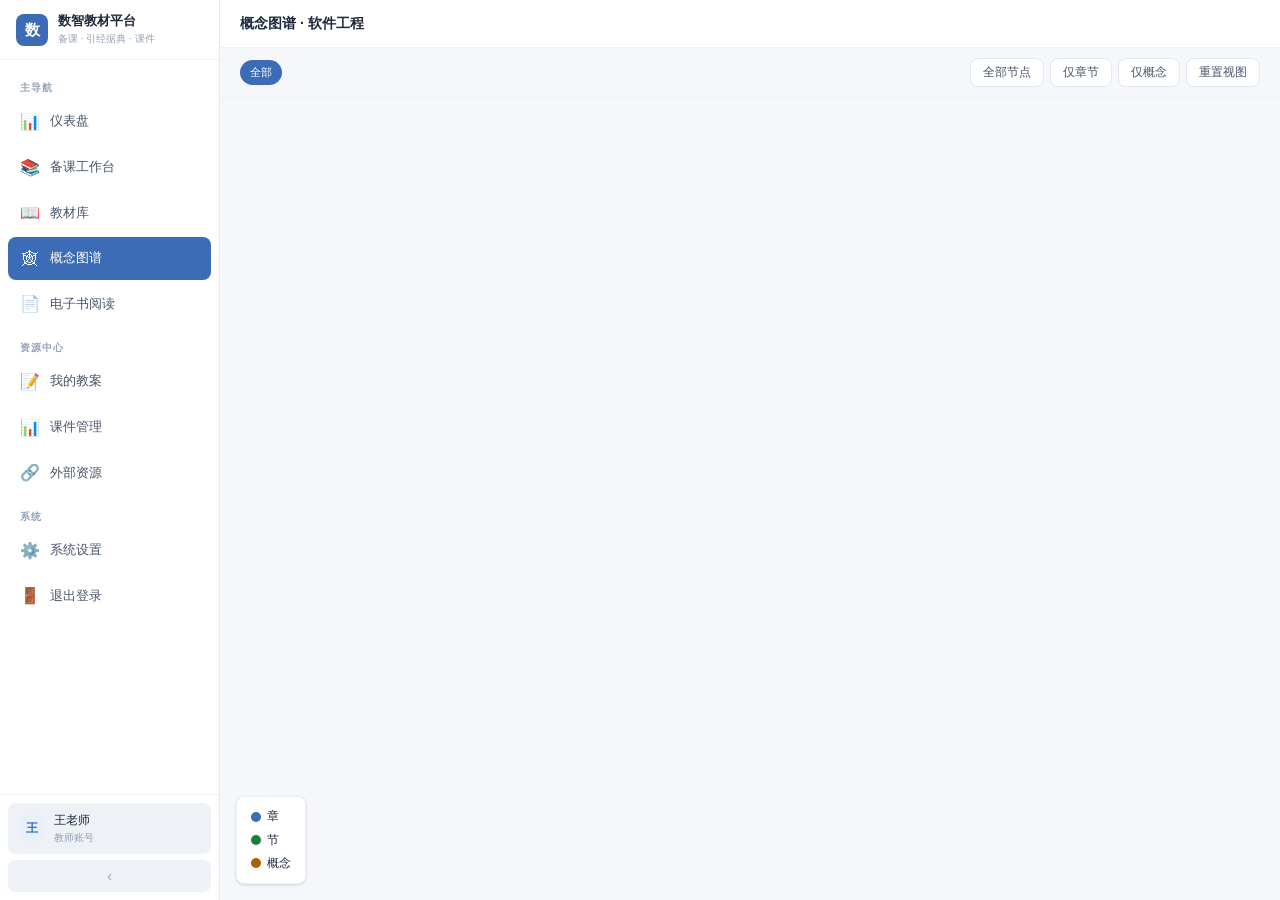
<file: concept-graph.html>
<!DOCTYPE html>
<html lang="zh-CN">
<head>
<meta charset="UTF-8">
<meta name="viewport" content="width=device-width, initial-scale=1.0">
<title>概念图谱 - 软件工程</title>
<link rel="stylesheet" href="style.css">
<script src="https://d3js.org/d3.v7.min.js"></script>
<style>
  body { overflow: hidden; font-family: 'Noto Sans SC', -apple-system, sans-serif; background: var(--bg); margin: 0; }

  /* === 系统级布局 === */
  .app-layout {
    display: flex; height: 100vh; overflow: hidden;
  }
  .app-sidebar {
    width: 220px; flex-shrink: 0; background: var(--surface);
    border-right: 1px solid var(--border);
    display: flex; flex-direction: column;
    transition: width .25s;
  }
  .app-sidebar.collapsed { width: 60px; }
  .app-sidebar .sb-head {
    height: 60px; padding: 0 16px; display: flex; align-items: center; gap: 10px;
    border-bottom: 1px solid var(--border-soft); flex-shrink: 0;
  }
  .app-sidebar .sb-head .logo-mark {
    width: 32px; height: 32px; border-radius: 8px; flex-shrink: 0;
    background: var(--primary); color: #fff;
    display: grid; place-items: center; font-size: 15px; font-weight: 700;
  }
  .app-sidebar .sb-head .logo-text {
    font-size: 13px; font-weight: 600; color: var(--text); line-height: 1.3;
    white-space: nowrap; overflow: hidden;
  }
  .app-sidebar .sb-head .logo-text .sub { font-size: 10px; color: var(--text-muted); font-weight: 400; }
  .app-sidebar.collapsed .logo-text { display: none; }

  .app-sidebar .sb-nav { flex: 1; padding: 8px; overflow-y: auto; }
  .sb-nav-item {
    display: flex; align-items: center; gap: 10px;
    padding: 9px 12px; border-radius: 8px; margin-bottom: 2px;
    font-size: 13px; color: var(--text-soft); cursor: pointer;
    transition: .15s; white-space: nowrap; overflow: hidden;
  }
  .sb-nav-item:hover { background: var(--bg-hover); color: var(--text); }
  .sb-nav-item.active { background: var(--primary); color: #fff; }
  .sb-nav-item .ico { width: 20px; flex-shrink: 0; text-align: center; font-size: 16px; }
  .app-sidebar.collapsed .sb-nav-item .lbl { display: none; }
  .sb-nav-section {
    font-size: 10px; font-weight: 600; color: var(--text-muted);
    letter-spacing: 1px; padding: 12px 12px 4px; text-transform: uppercase;
  }
  .app-sidebar.collapsed .sb-nav-section { display: none; }

  .app-sidebar .sb-foot {
    border-top: 1px solid var(--border-soft); padding: 8px; flex-shrink: 0;
  }
  .sb-user {
    padding: 8px 10px; border-radius: 8px; background: var(--bg-soft); margin-bottom: 6px;
    display: flex; align-items: center; gap: 8px;
  }
  .sb-user .av {
    width: 28px; height: 28px; border-radius: 50%; flex-shrink: 0;
    background: var(--primary-light); color: var(--primary);
    display: grid; place-items: center; font-size: 12px; font-weight: 600;
  }
  .sb-user .info { font-size: 12px; overflow: hidden; }
  .sb-user .info .name { color: var(--text); font-weight: 500; }
  .sb-user .info .role { font-size: 10px; color: var(--text-muted); }
  .app-sidebar.collapsed .sb-user .info { display: none; }
  .sb-collapse-btn {
    width: 100%; height: 32px; border-radius: 8px;
    background: var(--bg-soft); color: var(--text-muted);
    display: grid; place-items: center; cursor: pointer; transition: .15s;
    border: none; font-size: 14px;
  }
  .sb-collapse-btn:hover { background: var(--bg-hover); color: var(--text); }

  /* === 主内容区 === */
  .app-main { flex: 1; overflow: hidden; display: flex; flex-direction: column; min-width: 0; }

  /* === 工作台顶部工具条 === */
  .workspace-toolbar {
    height: 48px; padding: 0 20px; border-bottom: 1px solid var(--border-soft);
    display: flex; align-items: center; gap: 12px; background: var(--surface);
    flex-shrink: 0;
  }
  .workspace-toolbar .ws-title { font-size: 14px; font-weight: 600; color: var(--text); flex: 1; }

  /* === 图谱区 === */
  .graph-area { flex: 1; display: flex; flex-direction: column; overflow: hidden; }
  .graph-toolbar { padding: 10px 20px; border-bottom: 1px solid var(--border-soft); display: flex; align-items: center; gap: 12px; flex-wrap: wrap; }
  .graph-toolbar .chapter-select { display: flex; gap: 4px; flex-wrap: wrap; }
  .graph-toolbar .chapter-select .chip {
    padding: 4px 10px; border-radius: var(--radius-full); font-size: 11px;
    background: var(--bg-hover); color: var(--text-soft); cursor: pointer; transition: .12s;
  }
  .graph-toolbar .chapter-select .chip:hover { background: var(--primary-light); color: var(--primary); }
  .graph-toolbar .chapter-select .chip.active { background: var(--primary); color: #fff; }
  .graph-toolbar .controls { margin-left: auto; display: flex; gap: 6px; }
  .graph-toolbar .controls button {
    padding: 5px 12px; border-radius: var(--radius); font-size: 12px;
    border: 1px solid var(--border); background: var(--surface); color: var(--text-soft); transition: .15s;
  }
  .graph-toolbar .controls button:hover { background: var(--bg-hover); }
  .graph-canvas { flex: 1; position: relative; background: var(--bg); }
  .graph-canvas svg { width: 100%; height: 100%; }
  .graph-legend {
    position: absolute; bottom: 16px; left: 16px;
    background: var(--surface); border: 1px solid var(--border-soft);
    border-radius: var(--radius); padding: 10px 14px; box-shadow: var(--shadow);
    font-size: 12px;
  }
  .graph-legend .item { display: flex; align-items: center; gap: 6px; margin-bottom: 4px; }
  .graph-legend .item:last-child { margin-bottom: 0; }
  .graph-legend .dot { width: 10px; height: 10px; border-radius: 50%; }
  .node-info {
    position: absolute; top: 16px; right: 16px; width: 260px;
    background: var(--surface); border: 1px solid var(--border-soft);
    border-radius: var(--radius-lg); padding: 16px; box-shadow: var(--shadow-lg);
    display: none;
  }
  .node-info.show { display: block; }
  .node-info h4 { font-size: 14px; font-weight: 500; margin-bottom: 8px; }
  .node-info .type-badge { font-size: 11px; padding: 2px 8px; border-radius: var(--radius-full); margin-bottom: 8px; display: inline-block; }
  .node-info .meta { font-size: 12px; color: var(--text-muted); margin-bottom: 8px; }
  .node-info .text { font-size: 13px; color: var(--text-soft); line-height: 1.6; }
</style>
</head>
<body>

<div class="app-layout">
  <!-- 左侧导航栏 -->
  <aside class="app-sidebar" id="app-sidebar">
    <div class="sb-head">
      <div class="logo-mark">数</div>
      <div class="logo-text">数智教材平台<span class="sub"><br>备课 · 引经据典 · 课件</span></div>
    </div>
    <nav class="sb-nav">
      <div class="sb-nav-section">主导航</div>
      <div class="sb-nav-item" onclick="location.href='teaching.html'">
        <span class="ico">📊</span><span class="lbl">仪表盘</span>
      </div>
      <div class="sb-nav-item" onclick="location.href='teaching.html'">
        <span class="ico">📚</span><span class="lbl">备课工作台</span>
      </div>
      <div class="sb-nav-item" onclick="showToast('教材库开发中')">
        <span class="ico">📖</span><span class="lbl">教材库</span>
      </div>
      <div class="sb-nav-item active">
        <span class="ico">🕸</span><span class="lbl">概念图谱</span>
      </div>
      <div class="sb-nav-item" onclick="window.open('reader.html','_blank')">
        <span class="ico">📄</span><span class="lbl">电子书阅读</span>
      </div>

      <div class="sb-nav-section">资源中心</div>
      <div class="sb-nav-item" onclick="showToast('我的教案开发中')">
        <span class="ico">📝</span><span class="lbl">我的教案</span>
      </div>
      <div class="sb-nav-item" onclick="showToast('课件管理开发中')">
        <span class="ico">📊</span><span class="lbl">课件管理</span>
      </div>
      <div class="sb-nav-item" onclick="showToast('外部资源开发中')">
        <span class="ico">🔗</span><span class="lbl">外部资源</span>
      </div>

      <div class="sb-nav-section">系统</div>
      <div class="sb-nav-item" onclick="showToast('系统设置开发中')">
        <span class="ico">⚙️</span><span class="lbl">系统设置</span>
      </div>
      <div class="sb-nav-item" onclick="location.href='login.html'">
        <span class="ico">🚪</span><span class="lbl">退出登录</span>
      </div>
    </nav>
    <div class="sb-foot">
      <div class="sb-user">
        <div class="av">王</div>
        <div class="info">
          <div class="name">王老师</div>
          <div class="role">教师账号</div>
        </div>
      </div>
      <button class="sb-collapse-btn" onclick="toggleSidebar()">‹</button>
    </div>
  </aside>

  <!-- 主内容区 -->
  <main class="app-main">
    <div class="workspace-toolbar">
      <div class="ws-title">概念图谱 · 软件工程</div>
    </div>

    <div class="graph-area">
      <div class="graph-toolbar">
        <div class="chapter-select" id="chapter-select"></div>
        <div class="controls">
          <button onclick="filterGraph('all')">全部节点</button>
          <button onclick="filterGraph('chapter')">仅章节</button>
          <button onclick="filterGraph('concept')">仅概念</button>
          <button onclick="resetZoom()">重置视图</button>
        </div>
      </div>
      <div class="graph-canvas">
        <svg id="graph-svg"></svg>
        <div class="graph-legend">
          <div class="item"><span class="dot" style="background:#3b6cb5"></span>章</div>
          <div class="item"><span class="dot" style="background:#188038"></span>节</div>
          <div class="item"><span class="dot" style="background:#B06000"></span>概念</div>
        </div>
        <div class="node-info" id="node-info"></div>
      </div>
    </div>
  </main>
</div>

<div class="toast" id="toast"></div>

<script>
let graphData = null;
let currentChapter = 0; // 0 = 全部
let simulation = null;

async function loadData() {
  const res = await fetch('data/se_graph.json');
  graphData = await res.json();
  renderChapterSelect();
  renderGraph();
}

function renderChapterSelect() {
  const container = document.getElementById('chapter-select');
  let html = `<div class="chip ${currentChapter===0?'active':''}" onclick="selectChapter(0)">全部</div>`;
  const chapters = [...new Set(graphData.nodes.filter(n => n.type === 'chapter').map(n => n.chapter))].sort((a,b)=>a-b);
  chapters.forEach(ch => {
    const chNode = graphData.nodes.find(n => n.type === 'chapter' && n.chapter === ch);
    html += `<div class="chip ${currentChapter===ch?'active':''}" onclick="selectChapter(${ch})">第${ch}章 ${chNode ? chNode.label : ''}</div>`;
  });
  container.innerHTML = html;
}

function selectChapter(num) {
  currentChapter = num;
  renderChapterSelect();
  renderGraph();
}

let filterMode = 'all';
function filterGraph(mode) {
  filterMode = mode;
  renderGraph();
}

function renderGraph() {
  const svg = d3.select('#graph-svg');
  svg.selectAll('*').remove();

  const width = document.querySelector('.graph-canvas').clientWidth;
  const height = document.querySelector('.graph-canvas').clientHeight;

  // 过滤节点
  let nodes = graphData.nodes;
  let links = graphData.links;

  if(currentChapter > 0) {
    const chIds = new Set();
    nodes.forEach(n => {
      if(n.type === 'chapter' && n.chapter === currentChapter) chIds.add(n.id);
      if(n.type === 'section' && n.chapter === currentChapter) chIds.add(n.id);
    });
    // 关联概念
    links.forEach(l => {
      if(chIds.has(l.source)) chIds.add(l.target);
      if(chIds.has(l.target)) chIds.add(l.source);
    });
    nodes = nodes.filter(n => chIds.has(n.id));
    links = links.filter(l => chIds.has(l.source) && chIds.has(l.target));
  }

  if(filterMode === 'chapter') {
    nodes = nodes.filter(n => n.type === 'chapter' || n.type === 'section');
    links = links.filter(l => l.type === 'contains');
  } else if(filterMode === 'concept') {
    const conceptIds = new Set(nodes.filter(n => n.type === 'concept').map(n => n.id));
    nodes = nodes.filter(n => n.type === 'concept');
    links = links.filter(l => conceptIds.has(l.source) && conceptIds.has(l.target));
  }

  // 限制节点数量
  if(nodes.length > 150) {
    nodes = nodes.slice(0, 150);
    const nodeIds = new Set(nodes.map(n => n.id));
    links = links.filter(l => nodeIds.has(l.source) && nodeIds.has(l.target));
  }

  nodes = nodes.map(n => ({...n}));
  links = links.map(l => ({...l}));

  const colorMap = { chapter: '#3b6cb5', section: '#188038', concept: '#B06000' };
  const sizeMap = { chapter: 12, section: 8, concept: 4 };

  const g = svg.append('g');
  const zoom = d3.zoom().scaleExtent([0.2, 4]).on('zoom', e => g.attr('transform', e.transform));
  svg.call(zoom);

  simulation = d3.forceSimulation(nodes)
    .force('link', d3.forceLink(links).id(d => d.id).distance(d => d.type === 'contains' ? 50 : 70))
    .force('charge', d3.forceManyBody().strength(d => d.type === 'chapter' ? -200 : -60))
    .force('center', d3.forceCenter(width/2, height/2))
    .force('collision', d3.forceCollide().radius(d => (sizeMap[d.type]||4) + 3));

  const link = g.append('g').selectAll('line')
    .data(links).join('line')
    .attr('stroke', d => d.type === 'contains' ? '#D2E3FC' : '#E8EAED')
    .attr('stroke-width', d => d.type === 'contains' ? 1.5 : 0.8)
    .attr('opacity', 0.6);

  const node = g.append('g').selectAll('g')
    .data(nodes).join('g')
    .attr('cursor', 'pointer')
    .call(d3.drag().on('start', dragStart).on('drag', dragging).on('end', dragEnd));

  node.append('circle')
    .attr('r', d => sizeMap[d.type] || 4)
    .attr('fill', d => colorMap[d.type] || '#BDC1C6')
    .attr('stroke', '#fff')
    .attr('stroke-width', 1.5);

  node.append('text')
    .text(d => d.label.length > 6 ? d.label.slice(0,6)+'…' : d.label)
    .attr('font-size', d => d.type === 'chapter' ? 11 : 9)
    .attr('fill', d => d.type === 'chapter' ? '#202124' : '#5F6368')
    .attr('text-anchor', 'middle')
    .attr('dy', d => (sizeMap[d.type]||4) + 11)
    .attr('pointer-events', 'none');

  node.on('click', (e, d) => showNodeInfo(d));

  simulation.on('tick', () => {
    link.attr('x1', d => d.source.x).attr('y1', d => d.source.y)
        .attr('x2', d => d.target.x).attr('y2', d => d.target.y);
    node.attr('transform', d => `translate(${d.x},${d.y})`);
  });

  function dragStart(e, d) { if(!e.active) simulation.alphaTarget(0.3).restart(); d.fx = d.x; d.fy = d.y; }
  function dragging(e, d) { d.fx = e.x; d.fy = e.y; }
  function dragEnd(e, d) { if(!e.active) simulation.alphaTarget(0); d.fx = null; d.fy = null; }
}

function showNodeInfo(d) {
  const info = document.getElementById('node-info');
  const typeLabel = { chapter: '章', section: '节', concept: '概念' }[d.type] || '';
  const typeColor = { chapter: '#3b6cb5', section: '#188038', concept: '#B06000' }[d.type] || '#BDC1C6';
  let html = `<span class="type-badge" style="background:${typeColor}20;color:${typeColor}">${typeLabel}</span>`;
  html += `<h4>${d.label}</h4>`;
  if(d.full) html += `<div class="meta">${d.full}</div>`;
  if(d.page) html += `<div class="meta">📍 第${d.page}页</div>`;
  if(d.page_count) html += `<div class="meta">出现于 ${d.page_count} 页</div>`;
  if(d.freq) html += `<div class="meta">频次：${d.freq}</div>`;
  html += `<div class="text"><button class="btn btn-sm btn-text" onclick="location.href='teaching.html'">→ 在备课中查看</button></div>`;
  info.innerHTML = html;
  info.classList.add('show');
}

function resetZoom() {
  const svg = d3.select('#graph-svg');
  svg.transition().duration(500).call(d3.zoom().transform, d3.zoomIdentity);
}

// ===== 侧边栏折叠 =====
function toggleSidebar() {
  const sb = document.getElementById('app-sidebar');
  sb.classList.toggle('collapsed');
  const btn = sb.querySelector('.sb-collapse-btn');
  btn.textContent = sb.classList.contains('collapsed') ? '›' : '‹';
}

// ===== 通用 =====
function showToast(msg){const t=document.getElementById('toast');t.textContent=msg;t.classList.add('show');setTimeout(()=>t.classList.remove('show'),2500);}

window.addEventListener('resize', () => { if(simulation) renderGraph(); });
loadData();
</script>
</body>
</html>
</file>
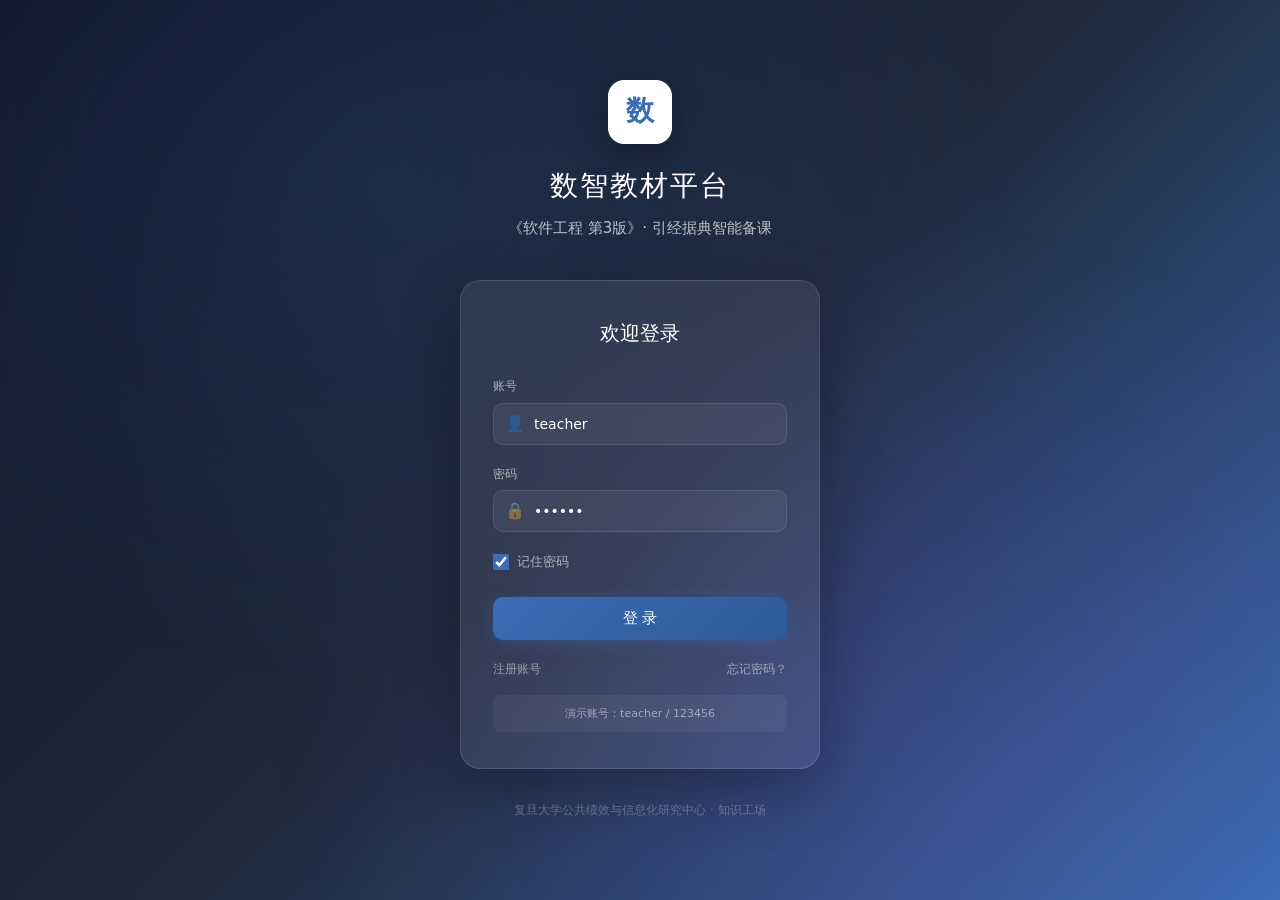
<file: login.html>
<!DOCTYPE html>
<html lang="zh-CN">
<head>
<meta charset="UTF-8">
<meta name="viewport" content="width=device-width, initial-scale=1.0">
<title>数智教材平台 - 登录</title>
<link rel="stylesheet" href="style.css">
<style>
  body { overflow: hidden; background: linear-gradient(135deg, #0F172A 0%, #1E293B 50%, #3b6cb5 100%); }
  .login-bg {
    position: fixed; inset: 0;
    background: radial-gradient(ellipse at 30% 20%, rgba(59,108,181,.15), transparent 50%),
                radial-gradient(ellipse at 70% 80%, rgba(164,66,244,.1), transparent 50%);
  }
  .login-container {
    position: relative; z-index: 1;
    min-height: 100vh; display: flex; flex-direction: column;
    align-items: center; justify-content: center;
    padding: 20px;
  }
  .login-logo {
    width: 64px; height: 64px; background: #fff; color: var(--primary);
    border-radius: 16px; display: grid; place-items: center;
    font-size: 28px; font-weight: 700; margin-bottom: 20px;
    box-shadow: 0 8px 32px rgba(0,0,0,.3);
  }
  .login-title {
    font-size: 28px; font-weight: 500; color: #fff;
    margin-bottom: 8px; letter-spacing: 2px;
  }
  .login-book {
    font-size: 15px; color: rgba(255,255,255,.7); margin-bottom: 40px;
  }
  .login-box {
    width: 360px; background: rgba(255,255,255,.08);
    backdrop-filter: blur(20px); -webkit-backdrop-filter: blur(20px);
    border: 1px solid rgba(255,255,255,.12);
    border-radius: 20px; padding: 36px 32px;
    box-shadow: 0 20px 60px rgba(0,0,0,.3);
  }
  .login-box h2 {
    font-size: 20px; font-weight: 500; color: #fff;
    text-align: center; margin-bottom: 28px;
  }
  .login-box .field {
    margin-bottom: 20px;
  }
  .login-box .field label {
    display: block; font-size: 12px; color: rgba(255,255,255,.6);
    margin-bottom: 6px;
  }
  .login-box .input-wrap {
    position: relative;
  }
  .login-box .input-wrap .ico {
    position: absolute; left: 12px; top: 50%; transform: translateY(-50%);
    color: rgba(255,255,255,.4); font-size: 16px;
  }
  .login-box .input {
    width: 100%; padding: 12px 12px 12px 40px;
    background: rgba(255,255,255,.06); border: 1px solid rgba(255,255,255,.1);
    border-radius: 10px; color: #fff; font-size: 14px; outline: none;
    transition: .15s;
  }
  .login-box .input:focus {
    border-color: var(--primary); background: rgba(59,108,181,.1);
    box-shadow: 0 0 0 3px rgba(59,108,181,.15);
  }
  .login-box .input::placeholder { color: rgba(255,255,255,.3); }
  .login-box .remember {
    display: flex; align-items: center; gap: 8px;
    font-size: 13px; color: rgba(255,255,255,.6); margin-bottom: 24px;
    cursor: pointer;
  }
  .login-box .remember input {
    width: 16px; height: 16px; accent-color: var(--primary);
  }
  .login-box .btn-login {
    width: 100%; padding: 12px;
    background: linear-gradient(135deg, var(--primary), var(--primary-dark));
    color: #fff; border: none; border-radius: 10px;
    font-size: 15px; font-weight: 500; cursor: pointer;
    transition: .15s; box-shadow: 0 4px 16px rgba(59,108,181,.3);
  }
  .login-box .btn-login:hover {
    transform: translateY(-1px); box-shadow: 0 6px 24px rgba(59,108,181,.4);
  }
  .login-box .links {
    display: flex; justify-content: space-between;
    margin-top: 20px; font-size: 12px;
  }
  .login-box .links a { color: rgba(255,255,255,.5); text-decoration: none; }
  .login-box .links a:hover { color: rgba(255,255,255,.8); }
  .login-footer {
    margin-top: 32px; text-align: center;
    font-size: 12px; color: rgba(255,255,255,.3);
  }
  .demo-hint {
    margin-top: 16px; padding: 10px 14px;
    background: rgba(255,255,255,.05); border-radius: 8px;
    font-size: 11px; color: rgba(255,255,255,.5); text-align: center;
  }
</style>
</head>
<body>
<div class="login-bg"></div>

<div class="login-container">
  <div class="login-logo">数</div>
  <div class="login-title">数智教材平台</div>
  <div class="login-book">《软件工程 第3版》· 引经据典智能备课</div>

  <div class="login-box">
    <h2>欢迎登录</h2>
    <div class="field">
      <label>账号</label>
      <div class="input-wrap">
        <span class="ico">👤</span>
        <input class="input" type="text" id="username" placeholder="请输入账号" value="teacher">
      </div>
    </div>
    <div class="field">
      <label>密码</label>
      <div class="input-wrap">
        <span class="ico">🔒</span>
        <input class="input" type="password" id="password" placeholder="请输入密码" value="123456">
      </div>
    </div>
    <label class="remember">
      <input type="checkbox" checked> 记住密码
    </label>
    <button class="btn-login" onclick="doLogin()">登 录</button>
    <div class="links">
      <a href="#" onclick="showToast('注册功能开发中');return false">注册账号</a>
      <a href="#" onclick="showToast('请联系管理员重置密码');return false">忘记密码？</a>
    </div>
    <div class="demo-hint">
      演示账号：teacher / 123456
    </div>
  </div>

  <div class="login-footer">
    复旦大学公共绩效与信息化研究中心 · 知识工场
  </div>
</div>

<div class="toast" id="toast"></div>

<script>
function doLogin() {
  const u = document.getElementById('username').value;
  const p = document.getElementById('password').value;
  if(!u || !p) { showToast('请输入账号和密码'); return; }
  // 演示：直接登录
  showToast('✓ 登录成功，正在进入...');
  setTimeout(() => location.href = 'teaching.html', 800);
}

function showToast(msg) {
  const t = document.getElementById('toast');
  t.textContent = msg; t.classList.add('show');
  setTimeout(() => t.classList.remove('show'), 2500);
}

// 回车登录
document.getElementById('password').addEventListener('keydown', e => {
  if(e.key === 'Enter') doLogin();
});
</script>
</body>
</html>
</file>
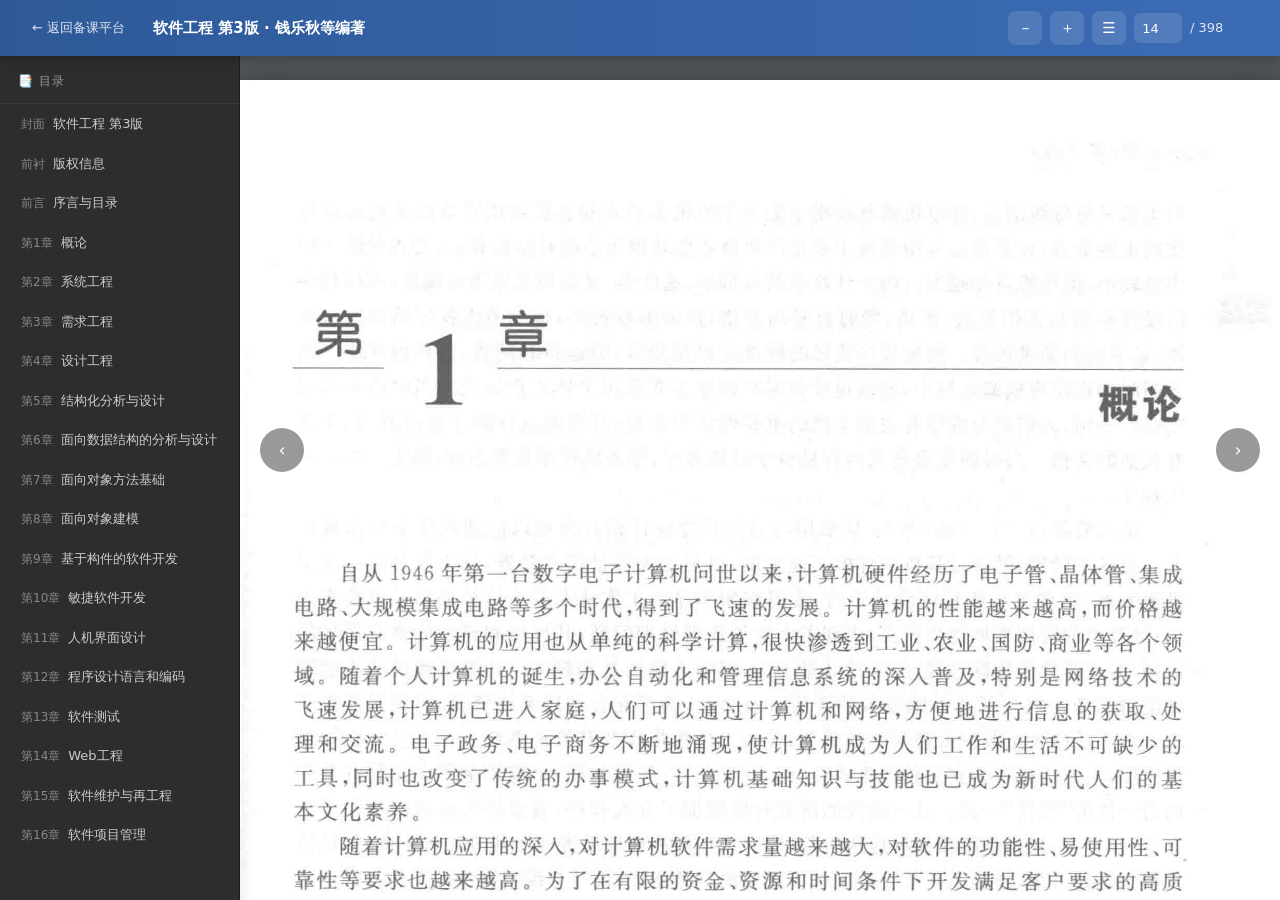
<file: reader.html>
<!DOCTYPE html>
<html lang="zh-CN">
<head>
<meta charset="UTF-8">
<meta name="viewport" content="width=device-width, initial-scale=1.0">
<title>数智教材平台 - 软件工程 第3版</title>
<link rel="stylesheet" href="style.css">
<style>
  body { background: #525659; overflow: hidden; }
  .reader-topbar {
    height: 56px;
    background: linear-gradient(90deg, #2e5a99, #3b6cb5);
    color: #fff;
    display: flex;
    align-items: center;
    padding: 0 20px;
    gap: 16px;
    box-shadow: 0 2px 12px rgba(0,0,0,.25);
    position: relative;
    z-index: 10;
  }
  .reader-topbar .back {
    display: flex; align-items: center; gap: 6px;
    color: rgba(255,255,255,.85);
    padding: 7px 12px;
    border-radius: 8px;
    cursor: pointer;
    transition: .2s;
    font-size: 13px;
    text-decoration: none;
  }
  .reader-topbar .back:hover { background: rgba(255,255,255,.12); color: #fff; }
  .reader-topbar .title {
    font-size: 15px; font-weight: 600;
    flex: 1;
    overflow: hidden; text-overflow: ellipsis; white-space: nowrap;
  }
  .reader-topbar .tools { display: flex; align-items: center; gap: 8px; }
  .reader-topbar .tools button {
    background: rgba(255,255,255,.12);
    color: #fff;
    width: 34px; height: 34px;
    border-radius: 8px;
    display: grid; place-items: center;
    font-size: 15px;
    transition: .15s;
    border: none;
  }
  .reader-topbar .tools button:hover { background: rgba(255,255,255,.22); }
  .reader-topbar .tools .page-input {
    background: rgba(255,255,255,.12);
    border: none;
    color: #fff;
    width: 48px; height: 30px;
    border-radius: 6px;
    text-align: center;
    font-size: 13px;
  }
  .reader-topbar .tools .page-info { font-size: 13px; color: rgba(255,255,255,.85); min-width: 70px; }

  .reader-body {
    display: flex;
    height: calc(100vh - 56px);
  }
  /* 侧边目录 */
  .toc {
    width: 240px;
    background: #2d2d2d;
    color: #ddd;
    overflow-y: auto;
    flex-shrink: 0;
    border-right: 1px solid rgba(0,0,0,.3);
  }
  .toc .toc-head {
    padding: 16px 18px 12px;
    font-size: 12px;
    color: #999;
    letter-spacing: 1px;
    text-transform: uppercase;
    border-bottom: 1px solid rgba(255,255,255,.06);
    position: sticky; top: 0;
    background: #2d2d2d;
    z-index: 1;
  }
  .toc .toc-item {
    padding: 10px 18px;
    font-size: 13px;
    color: #ccc;
    cursor: pointer;
    border-left: 3px solid transparent;
    transition: .15s;
    line-height: 1.5;
  }
  .toc .toc-item:hover { background: rgba(255,255,255,.05); color: #fff; }
  .toc .toc-item.active {
    background: rgba(59,108,181,.25);
    color: #fff;
    border-left-color: #3b6cb5;
  }
  .toc .toc-item .num { color: #888; margin-right: 8px; font-size: 12px; }

  /* 阅读区 */
  .viewer-wrap {
    flex: 1;
    overflow: auto;
    display: flex;
    flex-direction: column;
    align-items: center;
    padding: 24px 0;
    background: #525659;
    position: relative;
  }
  #page-img {
    box-shadow: 0 8px 30px rgba(0,0,0,.5);
    background: #fff;
    max-width: 100%;
    transition: opacity .15s;
  }
  #page-img.loading { opacity: .3; }
  .page-placeholder {
    width: 600px; max-width: 90%;
    background: #fff; border-radius: 8px;
    padding: 60px 40px; text-align: center;
    color: #80868B; font-size: 14px;
    box-shadow: 0 8px 30px rgba(0,0,0,.5);
  }
  .page-placeholder .ico { font-size: 48px; margin-bottom: 16px; }

  /* 翻页按钮（浮在阅读区两侧） */
  .nav-btn {
    position: fixed;
    top: 50%;
    transform: translateY(-50%);
    width: 44px; height: 44px;
    border-radius: 50%;
    background: rgba(0,0,0,.4);
    color: #fff;
    display: grid; place-items: center;
    cursor: pointer;
    font-size: 18px;
    transition: .2s;
    z-index: 5;
    user-select: none;
  }
  .nav-btn:hover { background: rgba(59,108,181,.8); }
  .nav-btn.prev { left: 260px; }
  .nav-btn.next { right: 20px; }
  @media (max-width: 700px) {
    .toc { display: none; }
    .nav-btn.prev { left: 12px; }
  }

  /* 加载指示器 */
  .load-indicator {
    position: absolute; top: 12px; right: 12px;
    background: rgba(0,0,0,.6); color: #fff;
    padding: 4px 12px; border-radius: 16px;
    font-size: 12px; display: none;
    z-index: 6;
  }
  .load-indicator.show { display: block; }
  .load-indicator .spin {
    display: inline-block; width: 12px; height: 12px;
    border: 2px solid rgba(255,255,255,.3);
    border-top-color: #fff; border-radius: 50%;
    animation: spin .8s linear infinite;
    vertical-align: middle; margin-right: 6px;
  }
  @keyframes spin { to { transform: rotate(360deg); } }
</style>
</head>
<body>

<div class="reader-topbar">
  <a class="back" href="teaching.html">← 返回备课平台</a>
  <div class="title" id="book-title">软件工程 第3版 · 钱乐秋等编著</div>
  <div class="tools">
    <button onclick="zoom(-0.2)" title="缩小">－</button>
    <button onclick="zoom(0.2)" title="放大">＋</button>
    <button onclick="toggleToc()" title="目录">☰</button>
    <input type="number" class="page-input" id="page-input" min="1" max="398" value="14" onchange="goToPage(this.value)">
    <span class="page-info" id="page-info">/ 398</span>
  </div>
</div>

<div class="reader-body">
  <aside class="toc" id="toc">
    <div class="toc-head">📑 目录</div>
    <div id="toc-list">
      <div class="toc-item" onclick="goToPage(1)"><span class="num">封面</span>软件工程 第3版</div>
      <div class="toc-item" onclick="goToPage(3)"><span class="num">前衬</span>版权信息</div>
      <div class="toc-item" onclick="goToPage(5)"><span class="num">前言</span>序言与目录</div>
      <div class="toc-item active" onclick="goToPage(14)"><span class="num">第1章</span>概论</div>
      <div class="toc-item" onclick="goToPage(40)"><span class="num">第2章</span>系统工程</div>
      <div class="toc-item" onclick="goToPage(46)"><span class="num">第3章</span>需求工程</div>
      <div class="toc-item" onclick="goToPage(59)"><span class="num">第4章</span>设计工程</div>
      <div class="toc-item" onclick="goToPage(80)"><span class="num">第5章</span>结构化分析与设计</div>
      <div class="toc-item" onclick="goToPage(123)"><span class="num">第6章</span>面向数据结构的分析与设计</div>
      <div class="toc-item" onclick="goToPage(133)"><span class="num">第7章</span>面向对象方法基础</div>
      <div class="toc-item" onclick="goToPage(150)"><span class="num">第8章</span>面向对象建模</div>
      <div class="toc-item" onclick="goToPage(197)"><span class="num">第9章</span>基于构件的软件开发</div>
      <div class="toc-item" onclick="goToPage(212)"><span class="num">第10章</span>敏捷软件开发</div>
      <div class="toc-item" onclick="goToPage(234)"><span class="num">第11章</span>人机界面设计</div>
      <div class="toc-item" onclick="goToPage(249)"><span class="num">第12章</span>程序设计语言和编码</div>
      <div class="toc-item" onclick="goToPage(260)"><span class="num">第13章</span>软件测试</div>
      <div class="toc-item" onclick="goToPage(294)"><span class="num">第14章</span>Web工程</div>
      <div class="toc-item" onclick="goToPage(310)"><span class="num">第15章</span>软件维护与再工程</div>
      <div class="toc-item" onclick="goToPage(323)"><span class="num">第16章</span>软件项目管理</div>
    </div>
  </aside>

  <div class="viewer-wrap" id="viewer">
    <div class="load-indicator" id="load-ind"><span class="spin"></span>加载中</div>
    <img id="page-img" src="" alt="页面" style="display:none">
    <div class="page-placeholder" id="placeholder" style="display:none">
      <div class="ico">📄</div>
      <div>该页图片暂未提取</div>
      <div style="font-size:12px;margin-top:8px;color:#BDC1C6">第 <span id="ph-num"></span> 页</div>
    </div>
  </div>
</div>

<div class="nav-btn prev" onclick="prevPage()" title="上一页">‹</div>
<div class="nav-btn next" onclick="nextPage()" title="下一页">›</div>

<script>
// 图片总页数（已提取的页面图片），PDF 实际 398 页
const TOTAL_PAGES = 398;
const IMG_PAGES = 388;  // 图片提取到第 388 页

let pageNum = 14;
let scale = 1;
const img = document.getElementById('page-img');
const placeholder = document.getElementById('placeholder');
const loadInd = document.getElementById('load-ind');

// 从 URL 参数读取起始页
const params = new URLSearchParams(location.search);
const startPage = parseInt(params.get('page')) || 14;
pageNum = Math.min(Math.max(1, startPage), TOTAL_PAGES);

// 生成图片路径：页码 → p0XX_0.jpeg
function pageToImgSrc(n) {
  return `images/se/p${String(n).padStart(3,'0')}_0.jpeg`;
}

// 渲染指定页
function renderPage(num) {
  document.getElementById('page-input').value = num;
  document.getElementById('page-info').textContent = `/ ${TOTAL_PAGES}`;

  // 高亮目录
  document.querySelectorAll('.toc-item').forEach(it => it.classList.remove('active'));

  if (num > IMG_PAGES) {
    // 超出图片范围，显示占位
    img.style.display = 'none';
    placeholder.style.display = 'block';
    document.getElementById('ph-num').textContent = num;
    loadInd.classList.remove('show');
    return;
  }

  placeholder.style.display = 'none';
  img.style.display = 'block';
  img.classList.add('loading');
  loadInd.classList.add('show');

  // 设置缩放（通过 CSS transform）
  img.style.transform = scale !== 1 ? `scale(${scale})` : '';
  img.style.transformOrigin = 'top center';

  // 加载图片
  const newSrc = pageToImgSrc(num);
  if (img.src.indexOf(newSrc) === -1) {
    img.onload = function() {
      img.classList.remove('loading');
      loadInd.classList.remove('show');
      // 预加载下一页
      preload(num + 1);
    };
    img.onerror = function() {
      img.style.display = 'none';
      placeholder.style.display = 'block';
      document.getElementById('ph-num').textContent = num;
      loadInd.classList.remove('show');
    };
    img.src = newSrc;
  } else {
    img.classList.remove('loading');
    loadInd.classList.remove('show');
  }
}

// 预加载下一页图片（提升翻页体验）
function preload(num) {
  if (num > IMG_PAGES || num < 1) return;
  const preImg = new Image();
  preImg.src = pageToImgSrc(num);
}

function prevPage() {
  if (pageNum <= 1) return;
  pageNum--;
  renderPage(pageNum);
}
function nextPage() {
  if (pageNum >= TOTAL_PAGES) return;
  pageNum++;
  renderPage(pageNum);
}
function goToPage(n) {
  n = parseInt(n);
  if (isNaN(n) || n < 1) n = 1;
  if (n > TOTAL_PAGES) n = TOTAL_PAGES;
  pageNum = n;
  renderPage(n);
}
function zoom(delta) {
  scale = Math.max(0.5, Math.min(2.5, scale + delta));
  img.style.transform = scale !== 1 ? `scale(${scale})` : '';
  img.style.transformOrigin = 'top center';
}
function toggleToc() {
  const t = document.getElementById('toc');
  t.style.display = (t.style.display === 'none') ? 'block' : 'none';
}

// 键盘翻页
document.addEventListener('keydown', e => {
  if (e.key === 'ArrowLeft' || e.key === 'PageUp') prevPage();
  if (e.key === 'ArrowRight' || e.key === 'PageDown' || e.key === ' ') { e.preventDefault(); nextPage(); }
});

// 初始渲染（图片秒开，无需等待）
renderPage(pageNum);
</script>
</body>
</html>
</file>
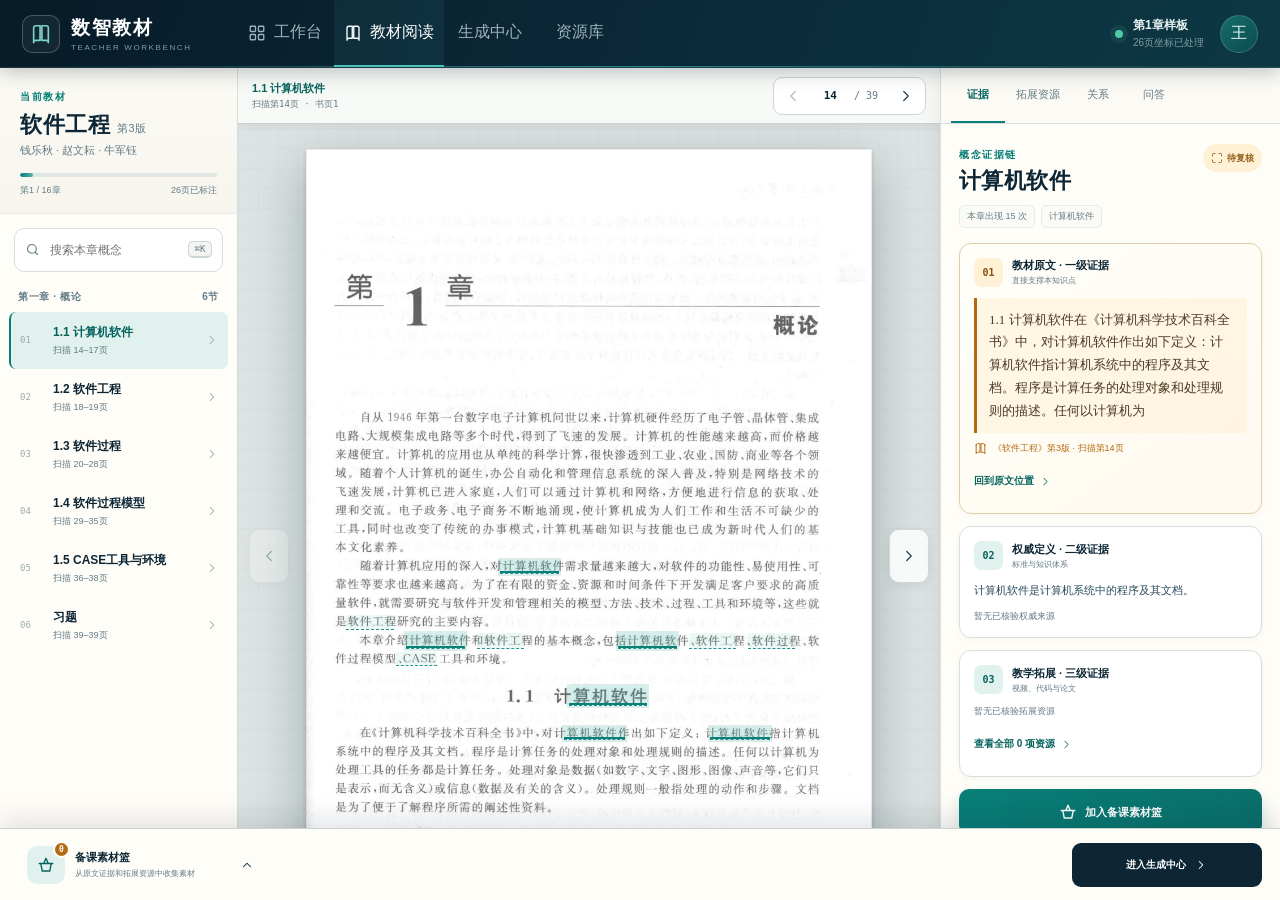
<file: workspace.html>
<!doctype html>
<html lang="zh-CN">
<head>
  <meta charset="utf-8">
  <meta name="viewport" content="width=device-width, initial-scale=1">
  <meta name="description" content="数智教材平台可溯源教材阅读工作台">
  <title>教材阅读工作台 · 数智教材平台</title>
  <link rel="stylesheet" href="workspace.css">
</head>
<body>
  <svg class="svg-sprite" aria-hidden="true">
    <symbol id="i-book" viewBox="0 0 24 24"><path d="M4 5.5A2.5 2.5 0 0 1 6.5 3H11v16H6.5A2.5 2.5 0 0 0 4 21.5v-16Z"/><path d="M20 5.5A2.5 2.5 0 0 0 17.5 3H13v16h4.5a2.5 2.5 0 0 1 2.5 2.5v-16Z"/></symbol>
    <symbol id="i-grid" viewBox="0 0 24 24"><rect x="3" y="3" width="7" height="7" rx="1"/><rect x="14" y="3" width="7" height="7" rx="1"/><rect x="3" y="14" width="7" height="7" rx="1"/><rect x="14" y="14" width="7" height="7" rx="1"/></symbol>
    <symbol id="i-search" viewBox="0 0 24 24"><circle cx="11" cy="11" r="7"/><path d="m20 20-4-4"/></symbol>
    <symbol id="i-chevron" viewBox="0 0 24 24"><path d="m9 18 6-6-6-6"/></symbol>
    <symbol id="i-minus" viewBox="0 0 24 24"><path d="M5 12h14"/></symbol>
    <symbol id="i-plus" viewBox="0 0 24 24"><path d="M12 5v14M5 12h14"/></symbol>
    <symbol id="i-focus" viewBox="0 0 24 24"><path d="M8 3H5a2 2 0 0 0-2 2v3M16 3h3a2 2 0 0 1 2 2v3M8 21H5a2 2 0 0 1-2-2v-3M16 21h3a2 2 0 0 0 2-2v-3"/></symbol>
    <symbol id="i-quote" viewBox="0 0 24 24"><path d="M8 11H4a1 1 0 0 1-1-1V6a1 1 0 0 1 1-1h5v7a6 6 0 0 1-6 6M19 11h-4a1 1 0 0 1-1-1V6a1 1 0 0 1 1-1h5v7a6 6 0 0 1-6 6"/></symbol>
    <symbol id="i-link" viewBox="0 0 24 24"><path d="M10 13a5 5 0 0 0 7.1.1l2-2a5 5 0 0 0-7.1-7.1l-1.1 1.1"/><path d="M14 11a5 5 0 0 0-7.1-.1l-2 2A5 5 0 0 0 12 20l1.1-1.1"/></symbol>
    <symbol id="i-basket" viewBox="0 0 24 24"><path d="m5 10 2 10h10l2-10M3 10h18M9 10l3-7 3 7"/></symbol>
    <symbol id="i-check" viewBox="0 0 24 24"><path d="m5 12 4 4L19 6"/></symbol>
    <symbol id="i-external" viewBox="0 0 24 24"><path d="M14 3h7v7M10 14 21 3M21 14v5a2 2 0 0 1-2 2H5a2 2 0 0 1-2-2V5a2 2 0 0 1 2-2h5"/></symbol>
    <symbol id="i-image" viewBox="0 0 24 24"><rect x="3" y="3" width="18" height="18" rx="2"/><circle cx="9" cy="9" r="2"/><path d="m21 15-5-5L5 21"/></symbol>
    <symbol id="i-close" viewBox="0 0 24 24"><path d="m6 6 12 12M18 6 6 18"/></symbol>
  </svg>

  <a class="skip-link" href="#page-stage">跳到教材正文</a>

  <header class="app-header">
    <a class="brand" href="index.html" aria-label="返回数智教材平台首页">
      <span class="brand-mark"><svg class="icon"><use href="#i-book"/></svg></span>
      <span><strong>数智教材</strong><small>TEACHER WORKBENCH</small></span>
    </a>
    <nav class="primary-nav" aria-label="主导航">
      <a href="index.html"><svg class="icon"><use href="#i-grid"/></svg>工作台</a>
      <a class="active" href="workspace.html"><svg class="icon"><use href="#i-book"/></svg>教材阅读</a>
      <button type="button" data-coming-soon="生成中心">生成中心</button>
      <button type="button" data-coming-soon="资源库">资源库</button>
    </nav>
    <div class="header-status">
      <span class="verified-dot"></span>
      <span><strong>第1章样板</strong><small>26页坐标已处理</small></span>
      <button class="avatar" type="button" aria-label="教师账户">王</button>
    </div>
  </header>

  <main class="app-shell">
    <aside class="left-rail" id="left-rail" aria-label="教材目录">
      <div class="rail-head">
        <div class="book-eyebrow">当前教材</div>
        <h1>软件工程 <span>第3版</span></h1>
        <p>钱乐秋 · 赵文耘 · 牛军钰</p>
        <div class="chapter-progress"><span style="width:6.5%"></span></div>
        <div class="progress-meta"><span>第1 / 16章</span><span>26页已标注</span></div>
      </div>
      <div class="chapter-search">
        <svg class="icon"><use href="#i-search"/></svg>
        <label class="sr-only" for="chapter-search">章节内搜索</label>
        <input id="chapter-search" type="search" placeholder="搜索本章概念" autocomplete="off">
        <kbd>⌘K</kbd>
      </div>
      <div class="toc-label"><span>第一章 · 概论</span><span id="toc-count">6节</span></div>
      <nav class="toc-tree" id="toc-tree" aria-label="第一章目录"></nav>
      <div class="rail-quality">
        <div class="quality-ring"><strong>26</strong><span>页</span></div>
        <div><strong>坐标标注已生成</strong><p id="quality-summary">正在读取质量数据…</p></div>
      </div>
    </aside>

    <section class="reader-stage" id="page-stage" aria-label="教材原文">
      <div class="reader-toolbar">
        <button class="drawer-toggle left" type="button" data-drawer="left" aria-label="打开目录">
          <svg class="icon"><use href="#i-book"/></svg>
        </button>
        <div class="page-context">
          <span id="section-label">1.1 计算机软件</span>
          <strong id="page-label">扫描第14页 · 书页1</strong>
        </div>
        <div class="toolbar-cluster" aria-label="页面控制">
          <button type="button" id="prev-page" aria-label="上一页"><svg class="icon back"><use href="#i-chevron"/></svg></button>
          <label class="page-jump"><span class="sr-only">跳转页码</span><input id="page-input" type="number" min="14" max="39" value="14"></label>
          <span class="page-total">/ 39</span>
          <button type="button" id="next-page" aria-label="下一页"><svg class="icon"><use href="#i-chevron"/></svg></button>
        </div>
        <div class="toolbar-cluster zoom-tools" aria-label="缩放控制">
          <button type="button" id="zoom-out" aria-label="缩小"><svg class="icon"><use href="#i-minus"/></svg></button>
          <span id="zoom-label">78%</span>
          <button type="button" id="zoom-in" aria-label="放大"><svg class="icon"><use href="#i-plus"/></svg></button>
          <button type="button" id="fit-page" aria-label="适合页面"><svg class="icon"><use href="#i-focus"/></svg></button>
        </div>
        <button class="drawer-toggle right" type="button" data-drawer="right" aria-label="打开证据面板">
          <svg class="icon"><use href="#i-quote"/></svg>
        </button>
      </div>

      <div class="stage-canvas" id="stage-canvas">
        <button class="page-edge prev" id="edge-prev" type="button" aria-label="上一页"><svg class="icon back"><use href="#i-chevron"/></svg></button>
        <div class="page-frame" id="page-frame" tabindex="0" aria-label="教材第14扫描页">
          <div class="skeleton" id="page-skeleton"></div>
          <img id="page-image" alt="《软件工程》第3版第1章教材原页" width="2000" height="2984">
          <div class="annotation-layer" id="annotation-layer" aria-label="可点击知识标注"></div>
        </div>
        <button class="page-edge next" id="edge-next" type="button" aria-label="下一页"><svg class="icon"><use href="#i-chevron"/></svg></button>
      </div>
      <div class="reader-hint"><span class="hint-line concept"></span>虚线概念可点击 <span class="hint-line figure"></span>插图候选可查看 <kbd>←</kbd><kbd>→</kbd> 翻页</div>
    </section>

    <aside class="right-panel" id="right-panel" aria-label="关联证据与资源">
      <div class="panel-tabs" role="tablist" aria-label="信息面板">
        <button class="active" id="tab-evidence" type="button" role="tab" aria-selected="true" aria-controls="panel-body" data-tab="evidence">证据</button>
        <button id="tab-resources" type="button" role="tab" aria-selected="false" aria-controls="panel-body" data-tab="resources" tabindex="-1">拓展资源</button>
        <button type="button" aria-disabled="true" data-coming-soon="关系图谱">关系</button>
        <button type="button" aria-disabled="true" data-coming-soon="智能问答">问答</button>
        <button class="drawer-close" type="button" data-drawer-close="right" aria-label="关闭证据面板"><svg class="icon"><use href="#i-close"/></svg></button>
      </div>
      <div class="panel-body" id="panel-body" role="tabpanel" aria-labelledby="tab-evidence"></div>
    </aside>
  </main>

  <footer class="basket-bar" id="basket-bar">
    <button class="basket-summary" id="basket-summary" type="button" aria-expanded="false">
      <span class="basket-icon"><svg class="icon"><use href="#i-basket"/></svg><b id="basket-count">0</b></span>
      <span><strong>备课素材篮</strong><small id="basket-description">从原文证据和拓展资源中收集素材</small></span>
      <svg class="icon"><use href="#i-chevron"/></svg>
    </button>
    <div class="basket-items" id="basket-items" aria-live="polite"></div>
    <button class="generate-button" type="button" data-coming-soon="生成教案与课件">
      <span>进入生成中心</span><svg class="icon"><use href="#i-chevron"/></svg>
    </button>
  </footer>

  <div class="drawer-scrim" id="drawer-scrim"></div>
  <div class="toast" id="toast" role="status" aria-live="polite"></div>
  <script type="module" src="workspace.js"></script>
</body>
</html>
</file>
<file: style.css>
/* ========================================
   数智教材平台 - SaaS 系统风格
   看板 + 侧边导航 + 多模块 + 数据可视化
   ======================================== */
:root {
  /* 主色：科研2 沉稳蓝 */
  --primary: #3b6cb5;
  --primary-dark: #2e5a99;
  --primary-light: #e8f0fb;
  --primary-soft: #c3d8f0;

  /* 中性色 */
  --bg: #f5f7fa;
  --bg-soft: #eef1f6;
  --bg-hover: #f0f3f8;
  --bg-card: #ffffff;
  --surface: #ffffff;
  --surface-2: #f5f7fa;

  /* 文字 */
  --text: #1e293b;
  --text-soft: #475569;
  --text-muted: #94a3b8;
  --text-faint: #cbd5e1;

  /* 边框 */
  --border: #e2e8f0;
  --border-soft: #eef1f6;
  --border-light: #f1f5f9;

  /* 语义色 */
  --accent: #3b6cb5;
  --success: #16a34a;
  --success-light: #dcfce7;
  --warning: #c4922e;
  --warning-light: #fef3c7;
  --danger: #dc2626;
  --danger-light: #fee2e2;
  --purple: #a855f7;
  --purple-light: #f3e8fd;

  /* 阴影 */
  --shadow-sm: 0 1px 2px rgba(60,64,67,.08);
  --shadow: 0 1px 3px rgba(60,64,67,.12), 0 1px 2px rgba(60,64,67,.08);
  --shadow-md: 0 2px 6px rgba(60,64,67,.12);
  --shadow-lg: 0 4px 16px rgba(60,64,67,.14);
  --shadow-xl: 0 8px 32px rgba(60,64,67,.18);

  /* 圆角 */
  --radius: 8px;
  --radius-md: 10px;
  --radius-lg: 12px;
  --radius-xl: 16px;
  --radius-full: 9999px;

  /* 字体 */
  --font: "Google Sans", "PingFang SC", "Microsoft YaHei", "Hiragino Sans GB", "Segoe UI", system-ui, -apple-system, sans-serif;
}

* { box-sizing: border-box; margin: 0; padding: 0; }
html, body { height: 100%; overflow: hidden; }
body {
  font-family: var(--font);
  color: var(--text);
  background: var(--bg);
  font-size: 14px;
  line-height: 1.6;
  -webkit-font-smoothing: antialiased;
  -moz-osx-font-smoothing: grayscale;
}
a { color: var(--primary); text-decoration: none; }
a:hover { text-decoration: underline; }
button { font-family: inherit; cursor: pointer; border: none; background: none; color: inherit; }
input, textarea, select { font-family: inherit; }
img { display: block; max-width: 100%; }

/* ========== 顶部极简栏 ========== */
.topbar {
  height: 56px;
  background: var(--bg);
  border-bottom: 1px solid var(--border-soft);
  display: flex;
  align-items: center;
  padding: 0 16px;
  gap: 8px;
  position: relative;
  z-index: 50;
  flex-shrink: 0;
}
.topbar .logo {
  display: flex; align-items: center; gap: 10px;
  font-size: 16px; font-weight: 500; color: var(--text);
}
.topbar .logo .mark {
  width: 32px; height: 32px;
  background: var(--primary); color: #fff;
  border-radius: var(--radius);
  display: grid; place-items: center;
  font-weight: 700; font-size: 15px;
}
.topbar .nav-back {
  display: flex; align-items: center; gap: 4px;
  padding: 8px 12px; border-radius: var(--radius-full);
  color: var(--text-soft); font-size: 13px; transition: .15s;
  cursor: pointer;
}
.topbar .nav-back:hover { background: var(--bg-hover); }
.topbar .spacer { flex: 1; }
.topbar .tools { display: flex; align-items: center; gap: 8px; }
.topbar .user {
  display: flex; align-items: center; gap: 8px;
  padding: 4px 12px 4px 4px; border-radius: var(--radius-full);
  cursor: pointer; transition: .15s;
}
.topbar .user:hover { background: var(--bg-hover); }
.topbar .user .avatar {
  width: 28px; height: 28px; border-radius: 50%;
  background: var(--primary-light); color: var(--primary);
  display: grid; place-items: center; font-size: 12px; font-weight: 600;
}
.topbar .user .name { font-size: 13px; color: var(--text-soft); }

/* 顶部导航链接（兼容） */
.topbar nav { display: flex; gap: 2px; margin-left: 16px; flex: 1; }
.topbar nav a {
  padding: 7px 14px; border-radius: var(--radius-full);
  font-size: 13px; color: var(--text-soft); transition: .15s;
}
.topbar nav a:hover { background: var(--bg-hover); color: var(--text); text-decoration: none; }
.topbar nav a.active { background: var(--primary-light); color: var(--primary); font-weight: 500; }

/* ========== 三栏工作台布局 ========== */
.workspace {
  display: grid;
  grid-template-columns: 300px 1fr 340px;
  height: calc(100vh - 56px);
  overflow: hidden;
}
.workspace > .panel {
  overflow-y: auto;
  overflow-x: hidden;
  display: flex;
  flex-direction: column;
}
.workspace > .panel.left { border-right: 1px solid var(--border-soft); background: var(--surface-2); }
.workspace > .panel.right { border-left: 1px solid var(--border-soft); background: var(--surface-2); }
.workspace > .panel.center { background: var(--bg); }

/* 面板头 */
.panel-head {
  padding: 16px 20px 12px;
  display: flex; align-items: center; justify-content: space-between;
  border-bottom: 1px solid var(--border-soft);
  flex-shrink: 0;
  background: inherit;
  position: sticky; top: 0; z-index: 5;
}
.panel-head .title { font-size: 13px; font-weight: 600; color: var(--text); display: flex; align-items: center; gap: 6px; }
.panel-head .title .ico { font-size: 16px; }
.panel-head .actions { display: flex; gap: 4px; }
.panel-head .actions button {
  width: 30px; height: 30px; border-radius: 50%;
  display: grid; place-items: center; color: var(--text-muted);
  transition: .15s;
}
.panel-head .actions button:hover { background: var(--bg-hover); color: var(--text); }
.panel-body { flex: 1; padding: 12px; overflow-y: auto; }

/* ========== 来源卡片（左栏） ========== */
.source-item {
  display: flex; align-items: flex-start; gap: 10px;
  padding: 10px 12px; border-radius: var(--radius);
  margin-bottom: 4px; transition: .15s; cursor: pointer;
  border: 1px solid transparent;
}
.source-item:hover { background: var(--bg); }
.source-item.active { background: var(--primary-light); border-color: var(--primary-soft); }
.source-item .check {
  width: 18px; height: 18px; border-radius: 4px;
  border: 2px solid var(--border); flex-shrink: 0; margin-top: 2px;
  display: grid; place-items: center; transition: .15s;
  cursor: pointer;
}
.source-item .check.checked { background: var(--primary); border-color: var(--primary); }
.source-item .check.checked::after { content: '✓'; color: #fff; font-size: 11px; font-weight: 700; }
.source-item .icon {
  width: 32px; height: 32px; border-radius: var(--radius);
  display: grid; place-items: center; font-size: 16px;
  background: var(--bg); flex-shrink: 0;
}
.source-item .body { flex: 1; min-width: 0; }
.source-item .body .name { font-size: 13px; font-weight: 500; color: var(--text); line-height: 1.4; }
.source-item .body .meta { font-size: 11px; color: var(--text-muted); margin-top: 2px; }

/* 章节树（左栏展开） */
.tree-node { padding: 0 4px; }
.tree-row {
  display: flex; align-items: center; gap: 6px;
  padding: 6px 10px; border-radius: var(--radius);
  font-size: 13px; color: var(--text-soft); cursor: pointer; transition: .12s;
}
.tree-row:hover { background: var(--bg-hover); }
.tree-row.active { background: var(--primary-light); color: var(--primary); font-weight: 500; }
.tree-row .toggle { width: 16px; font-size: 10px; color: var(--text-faint); transition: .15s; text-align: center; }
.tree-row .toggle.open { transform: rotate(90deg); }
.tree-row .label { flex: 1; overflow: hidden; text-overflow: ellipsis; white-space: nowrap; }
.tree-row .page { font-size: 11px; color: var(--text-faint); flex-shrink: 0; }
.tree-row.level-1 { font-weight: 500; color: var(--text); }
.tree-row.level-2 { padding-left: 28px; font-size: 12.5px; }
.tree-row.level-3 { padding-left: 44px; font-size: 12px; color: var(--text-muted); }

/* ========== AI 对话区（中栏） ========== */
.chat-area { flex: 1; display: flex; flex-direction: column; overflow: hidden; }
.chat-messages { flex: 1; overflow-y: auto; padding: 20px 0; }
.chat-welcome { max-width: 680px; margin: 0 auto; padding: 40px 24px; }
.chat-welcome h1 { font-size: 28px; font-weight: 400; color: var(--text); margin-bottom: 8px; }
.chat-welcome .sub { color: var(--text-muted); font-size: 14px; margin-bottom: 32px; }
.chat-welcome .suggestions { display: grid; grid-template-columns: 1fr 1fr; gap: 12px; }
.suggestion-card {
  padding: 16px; border: 1px solid var(--border-soft); border-radius: var(--radius-lg);
  cursor: pointer; transition: .15s; background: var(--surface);
}
.suggestion-card:hover { border-color: var(--primary); background: var(--primary-light); box-shadow: var(--shadow-sm); }
.suggestion-card .ico { font-size: 20px; margin-bottom: 8px; }
.suggestion-card .title { font-size: 14px; font-weight: 500; color: var(--text); }
.suggestion-card .desc { font-size: 12px; color: var(--text-muted); margin-top: 4px; }

.chat-msg { max-width: 680px; margin: 0 auto 20px; padding: 0 24px; }
.chat-msg.user { }
.chat-msg.user .bubble {
  background: var(--primary-light); color: var(--text);
  padding: 12px 16px; border-radius: var(--radius-lg);
  display: inline-block; max-width: 85%;
}
.chat-msg.ai .bubble {
  background: var(--surface); border: 1px solid var(--border-soft);
  padding: 16px 20px; border-radius: var(--radius-lg);
  line-height: 1.7; font-size: 14px;
}
.chat-msg .role { font-size: 12px; color: var(--text-muted); margin-bottom: 6px; display: flex; align-items: center; gap: 6px; }
.chat-msg .role .av { width: 22px; height: 22px; border-radius: 50%; display: grid; place-items: center; font-size: 12px; }
.chat-msg.user .role .av { background: var(--primary); color: #fff; }
.chat-msg.ai .role .av { background: var(--success-light); color: var(--success); }

/* 引文标记 */
.citation {
  display: inline-flex; align-items: center; justify-content: center;
  width: 20px; height: 20px; border-radius: 50%;
  background: var(--primary-light); color: var(--primary);
  font-size: 10px; font-weight: 700; margin: 0 2px;
  cursor: pointer; transition: .15s; vertical-align: super;
  position: relative;
}
.citation:hover { background: var(--primary); color: #fff; }
.citation .tooltip {
  display: none; position: absolute; bottom: 28px; left: 50%; transform: translateX(-50%);
  width: 280px; padding: 12px; background: var(--text); color: #fff;
  border-radius: var(--radius); font-size: 12px; line-height: 1.5;
  box-shadow: var(--shadow-lg); z-index: 100;
}
.citation:hover .tooltip { display: block; }
.citation .tooltip .src { color: var(--primary-soft); font-size: 11px; margin-bottom: 4px; }

/* 输入区 */
.chat-input {
  padding: 12px 24px 20px; border-top: 1px solid var(--border-soft);
  background: var(--bg); flex-shrink: 0;
}
.chat-input .wrap { max-width: 680px; margin: 0 auto; position: relative; }
.chat-input textarea {
  width: 100%; min-height: 48px; max-height: 200px;
  padding: 14px 52px 14px 16px; border-radius: var(--radius-xl);
  border: 1px solid var(--border); background: var(--surface);
  font-size: 14px; resize: none; outline: none; transition: .15s;
  box-shadow: var(--shadow-sm);
}
.chat-input textarea:focus { border-color: var(--primary); box-shadow: 0 0 0 3px var(--primary-light); }
.chat-input .send-btn {
  position: absolute; right: 8px; bottom: 8px;
  width: 36px; height: 36px; border-radius: 50%;
  background: var(--primary); color: #fff;
  display: grid; place-items: center; transition: .15s;
}
.chat-input .send-btn:hover { background: var(--primary-dark); }
.chat-input .send-btn:disabled { background: var(--border); cursor: not-allowed; }
.chat-input .hint { font-size: 11px; color: var(--text-faint); text-align: center; margin-top: 8px; }

/* ========== 生成物卡片（右栏） ========== */
.studio-section { margin-bottom: 16px; }
.studio-section .label {
  font-size: 11px; font-weight: 600; color: var(--text-muted);
  letter-spacing: .5px; text-transform: uppercase;
  padding: 8px 12px 6px;
}
.gen-card {
  display: flex; align-items: center; gap: 12px;
  padding: 12px; border-radius: var(--radius-lg);
  margin-bottom: 6px; transition: .15s; cursor: pointer;
  border: 1px solid var(--border-soft); background: var(--surface);
}
.gen-card:hover { box-shadow: var(--shadow); border-color: var(--primary-soft); }
.gen-card .ico {
  width: 40px; height: 40px; border-radius: var(--radius);
  display: grid; place-items: center; font-size: 20px; flex-shrink: 0;
}
.gen-card .body { flex: 1; }
.gen-card .body .name { font-size: 13px; font-weight: 500; color: var(--text); }
.gen-card .body .desc { font-size: 11px; color: var(--text-muted); margin-top: 2px; }
.gen-card .arrow { color: var(--text-faint); font-size: 16px; }

/* 已生成的产物 */
.gen-result {
  border: 1px solid var(--border-soft); border-radius: var(--radius-lg);
  margin-bottom: 8px; overflow: hidden; background: var(--surface);
}
.gen-result .head {
  padding: 10px 14px; display: flex; align-items: center; justify-content: space-between;
  border-bottom: 1px solid var(--border-soft); background: var(--surface-2);
}
.gen-result .head .name { font-size: 13px; font-weight: 500; display: flex; align-items: center; gap: 6px; }
.gen-result .head .actions { display: flex; gap: 4px; }
.gen-result .head .actions button {
  font-size: 11px; padding: 4px 10px; border-radius: var(--radius);
  color: var(--text-soft); transition: .15s;
}
.gen-result .head .actions button:hover { background: var(--bg-hover); }
.gen-result .head .actions button.primary { background: var(--primary); color: #fff; }
.gen-result .head .actions button.primary:hover { background: var(--primary-dark); }
.gen-result .content { padding: 14px; max-height: 300px; overflow-y: auto; font-size: 13px; line-height: 1.7; }

/* 生成中状态 */
.gen-loading {
  display: flex; flex-direction: column; align-items: center; justify-content: center;
  padding: 40px 20px; text-align: center;
}
.gen-loading .spinner {
  width: 40px; height: 40px; border: 3px solid var(--border-soft);
  border-top-color: var(--primary); border-radius: 50%;
  animation: spin 1s linear infinite; margin-bottom: 16px;
}
@keyframes spin { to { transform: rotate(360deg); } }
.gen-loading .text { font-size: 13px; color: var(--text-soft); }
.gen-loading .sub { font-size: 11px; color: var(--text-faint); margin-top: 4px; }

/* ========== 笔记 ========== */
.note-item {
  padding: 12px; border-radius: var(--radius-lg); margin-bottom: 6px;
  border: 1px solid var(--border-soft); background: var(--surface);
  border-left: 3px solid var(--primary); /* AI笔记蓝 */
}
.note-item.user-note { border-left-color: var(--success); } /* 用户笔记绿 */
.note-item .head { display: flex; align-items: center; gap: 6px; margin-bottom: 6px; }
.note-item .head .badge {
  font-size: 10px; padding: 2px 8px; border-radius: var(--radius-full);
  font-weight: 500;
}
.note-item .head .badge.ai { background: var(--primary-light); color: var(--primary); }
.note-item .head .badge.user { background: var(--success-light); color: var(--success); }
.note-item .head .time { font-size: 11px; color: var(--text-faint); margin-left: auto; }
.note-item .text { font-size: 13px; line-height: 1.6; color: var(--text-soft); }
.note-item .actions { margin-top: 8px; display: flex; gap: 8px; }
.note-item .actions button {
  font-size: 11px; padding: 3px 8px; border-radius: var(--radius);
  color: var(--text-muted); transition: .15s;
}
.note-item .actions button:hover { background: var(--bg-hover); color: var(--text); }

/* ========== 按钮（通用） ========== */
.btn {
  display: inline-flex; align-items: center; justify-content: center; gap: 6px;
  padding: 8px 16px; border-radius: var(--radius-full);
  font-size: 13px; font-weight: 500; transition: .15s;
  border: 1px solid transparent; white-space: nowrap;
}
.btn-primary { background: var(--primary); color: #fff; }
.btn-primary:hover { background: var(--primary-dark); box-shadow: var(--shadow-md); }
.btn-primary:disabled { background: var(--border); cursor: not-allowed; }
.btn-ghost { background: var(--surface); color: var(--text-soft); border-color: var(--border); }
.btn-ghost:hover { background: var(--bg-hover); color: var(--text); }
.btn-text { color: var(--primary); padding: 4px 8px; }
.btn-text:hover { background: var(--primary-light); }
.btn-sm { padding: 6px 12px; font-size: 12px; }
.btn-lg { padding: 10px 24px; font-size: 14px; }
.btn-icon {
  width: 36px; height: 36px; border-radius: 50%;
  display: grid; place-items: center; transition: .15s;
}
.btn-icon:hover { background: var(--bg-hover); }

/* ========== 卡片（通用） ========== */
.card {
  background: var(--bg-card); border: 1px solid var(--border-soft);
  border-radius: var(--radius-lg); box-shadow: var(--shadow-sm);
}
.card .card-head {
  padding: 14px 18px; border-bottom: 1px solid var(--border-soft);
  display: flex; align-items: center; justify-content: space-between;
}
.card .card-head h3 { font-size: 14px; font-weight: 500; }
.card .card-body { padding: 18px; }

/* ========== 页面标题 ========== */
.page-head {
  display: flex; align-items: center; justify-content: space-between;
  margin-bottom: 20px;
}
.page-head h1 { font-size: 22px; font-weight: 400; color: var(--text); }
.page-head .crumb { color: var(--text-muted); font-size: 13px; margin-top: 4px; }

/* ========== 主区域 ========== */
.main { padding: 24px 28px; flex: 1; overflow-y: auto; min-width: 0; }

/* ========== 标签 ========== */
.tag {
  display: inline-block; padding: 2px 10px;
  border-radius: var(--radius-full); font-size: 11px; font-weight: 500;
}
.tag-blue { background: var(--primary-light); color: var(--primary); }
.tag-green { background: var(--success-light); color: var(--success); }
.tag-orange { background: var(--warning-light); color: var(--warning); }
.tag-gray { background: var(--bg-hover); color: var(--text-soft); }

/* ========== 统计卡 ========== */
.stat {
  background: var(--surface); border: 1px solid var(--border-soft);
  border-radius: var(--radius-lg); padding: 16px;
  display: flex; align-items: center; gap: 12px; transition: .15s;
}
.stat:hover { box-shadow: var(--shadow); }
.stat .ico { width: 40px; height: 40px; border-radius: var(--radius); display: grid; place-items: center; font-size: 18px; }
.stat .num { font-size: 22px; font-weight: 400; line-height: 1; color: var(--text); }
.stat .lbl { color: var(--text-muted); font-size: 12px; margin-top: 4px; }

/* ========== 输入框 ========== */
.field { margin-bottom: 16px; }
.field label { display: block; font-size: 12px; color: var(--text-soft); margin-bottom: 6px; font-weight: 500; }
.input {
  width: 100%; padding: 10px 14px; border: 1px solid var(--border);
  border-radius: var(--radius); font-size: 14px; background: var(--surface);
  transition: .15s; outline: none;
}
.input:focus { border-color: var(--primary); box-shadow: 0 0 0 3px var(--primary-light); }
textarea.input { resize: vertical; min-height: 60px; line-height: 1.6; }

/* ========== 网格 ========== */
.grid { display: grid; gap: 16px; }
.grid-2 { grid-template-columns: repeat(2, 1fr); }
.grid-3 { grid-template-columns: repeat(3, 1fr); }
.grid-4 { grid-template-columns: repeat(4, 1fr); }

/* ========== 进度条 ========== */
.progress { height: 4px; background: var(--border-light); border-radius: 2px; overflow: hidden; }
.progress > span { display: block; height: 100%; background: var(--primary); border-radius: 2px; }

/* ========== 表格 ========== */
table.tbl { width: 100%; border-collapse: collapse; font-size: 13px; }
table.tbl th, table.tbl td { padding: 10px 14px; text-align: left; border-bottom: 1px solid var(--border-soft); }
table.tbl th { background: var(--surface-2); color: var(--text-soft); font-weight: 500; font-size: 12px; }

/* ========== 滚动条 ========== */
::-webkit-scrollbar { width: 8px; height: 8px; }
::-webkit-scrollbar-thumb { background: var(--text-faint); border-radius: 4px; }
::-webkit-scrollbar-thumb:hover { background: var(--text-muted); }
::-webkit-scrollbar-track { background: transparent; }

/* ========== Toast ========== */
.toast {
  position: fixed; bottom: 24px; left: 50%; transform: translateX(-50%) translateY(20px);
  background: var(--text); color: #fff; padding: 10px 20px;
  border-radius: var(--radius); font-size: 13px; z-index: 1000;
  box-shadow: var(--shadow-lg); opacity: 0; transition: .3s; pointer-events: none;
}
.toast.show { opacity: 1; transform: translateX(-50%) translateY(0); }

/* ========== 动画 ========== */
@keyframes fadeUp { from { opacity: 0; transform: translateY(8px); } to { opacity: 1; transform: none; } }
.fade-up { animation: fadeUp .4s both; }
@keyframes fadeIn { from { opacity: 0; } to { opacity: 1; } }
.fade-in { animation: fadeIn .3s both; }

/* ========== 教材卡片（首页） ========== */
.notebook-card {
  border: 1px solid var(--border-soft); border-radius: var(--radius-xl);
  overflow: hidden; transition: .2s; cursor: pointer; background: var(--surface);
}
.notebook-card:hover { box-shadow: var(--shadow-lg); transform: translateY(-2px); border-color: var(--primary-soft); }
.notebook-card .cover {
  height: 140px; display: flex; align-items: center; justify-content: center;
  position: relative; overflow: hidden;
}
.notebook-card .cover .book-icon { font-size: 48px; opacity: .9; }
.notebook-card .cover .badge {
  position: absolute; top: 12px; right: 12px;
  padding: 4px 10px; border-radius: var(--radius-full);
  font-size: 11px; font-weight: 500;
}
.notebook-card .info { padding: 16px 18px; }
.notebook-card .info h3 { font-size: 16px; font-weight: 500; margin-bottom: 4px; }
.notebook-card .info .author { font-size: 12px; color: var(--text-muted); }
.notebook-card .info .desc { font-size: 13px; color: var(--text-soft); margin-top: 8px; line-height: 1.5;
  display: -webkit-box; -webkit-line-clamp: 2; -webkit-box-orient: vertical; overflow: hidden; }
.notebook-card .info .stats { display: flex; gap: 16px; margin-top: 12px; font-size: 12px; color: var(--text-muted); }
.notebook-card .info .stats span { display: flex; align-items: center; gap: 4px; }

/* ========== 模态框 ========== */
.modal-overlay {
  position: fixed; inset: 0; background: rgba(32,33,36,.6);
  display: flex; align-items: center; justify-content: center;
  z-index: 200; opacity: 0; pointer-events: none; transition: .2s;
}
.modal-overlay.show { opacity: 1; pointer-events: auto; }
.modal {
  background: var(--surface); border-radius: var(--radius-xl);
  max-width: 720px; width: 90%; max-height: 85vh; overflow: hidden;
  display: flex; flex-direction: column; box-shadow: var(--shadow-xl);
  transform: scale(.95); transition: .2s;
}
.modal-overlay.show .modal { transform: scale(1); }
.modal .head {
  padding: 16px 24px; border-bottom: 1px solid var(--border-soft);
  display: flex; align-items: center; justify-content: space-between;
}
.modal .head h2 { font-size: 18px; font-weight: 400; }
.modal .body { padding: 24px; overflow-y: auto; flex: 1; }
.modal .foot { padding: 16px 24px; border-top: 1px solid var(--border-soft); display: flex; justify-content: flex-end; gap: 8px; }

/* ========== PPT 预览 ========== */
.ppt-slide {
  background: #fff; border-radius: var(--radius); padding: 24px 32px;
  aspect-ratio: 16/9; box-shadow: var(--shadow-md); position: relative; overflow: hidden;
  color: #202124; display: flex; flex-direction: column;
  border: 1px solid var(--border-soft);
}
.ppt-slide .slide-num { position: absolute; bottom: 8px; right: 12px; font-size: 10px; color: var(--text-faint); }
.ppt-slide.slide-title { background: linear-gradient(135deg, #3b6cb5, #2e5a99); color: #fff; align-items: center; justify-content: center; text-align: center; }
.ppt-slide.slide-title h1 { font-size: 28px; margin-bottom: 8px; font-weight: 400; }
.ppt-slide.slide-title .sub { font-size: 14px; opacity: .85; }
.ppt-slide.slide-content h2 { font-size: 20px; color: var(--primary); margin-bottom: 12px; border-bottom: 2px solid var(--primary-light); padding-bottom: 6px; font-weight: 500; }
.ppt-slide.slide-content ul { padding-left: 20px; }
.ppt-slide.slide-content li { font-size: 13px; line-height: 1.8; color: var(--text-soft); }
.ppt-slide.slide-def { background: var(--warning-light); border: 2px solid #F9AB00; }
.ppt-slide.slide-def h2 { font-size: 16px; color: var(--warning); display:flex; align-items:center; gap:6px; }
.ppt-slide.slide-def .quote { font-size: 14px; color: var(--text); line-height: 1.8; margin: 12px 0; font-style: italic; padding: 12px 16px; background: #fff; border-left: 4px solid #F9AB00; border-radius: 4px; }
.ppt-slide.slide-def .source { font-size: 11px; color: var(--warning); display:flex; align-items:center; gap:4px; }
.ppt-slide.slide-def .source .badge { background: #F9AB00; color: #fff; padding: 2px 8px; border-radius: 10px; font-weight: 600; }
/* 导学/目标页 */
.ppt-slide.slide-objectives h2 { font-size: 20px; color: var(--primary); margin-bottom: 14px; border-bottom: 2px solid var(--primary-light); padding-bottom: 6px; font-weight: 500; }
.ppt-slide.slide-objectives .obj-item { display:flex; gap:10px; margin-bottom:10px; align-items:flex-start; }
.ppt-slide.slide-objectives .obj-item .ico { width:28px; height:28px; border-radius:50%; background:var(--primary-light); color:var(--primary); display:grid; place-items:center; font-size:14px; flex-shrink:0; }
.ppt-slide.slide-objectives .obj-item .txt { font-size:13px; color:var(--text-soft); line-height:1.6; padding-top:4px; }
.ppt-slide.slide-objectives .obj-item .txt strong { color: var(--primary); }
/* 引经据典汇总表 */
.ppt-slide.slide-citations h2 { font-size: 18px; color: var(--warning); margin-bottom: 10px; border-bottom: 2px solid #F9AB00; padding-bottom: 6px; font-weight: 500; }
.ppt-slide.slide-citations table { width: 100%; border-collapse: collapse; font-size: 11px; }
.ppt-slide.slide-citations th { background: #FEF7E0; color: #B06000; padding: 6px 8px; text-align: left; font-weight: 600; border: 1px solid #F9AB00; }
.ppt-slide.slide-citations td { padding: 6px 8px; border: 1px solid #F3E0B0; color: var(--text-soft); vertical-align: top; }
.ppt-slide.slide-citations td.term { color: var(--primary); font-weight: 600; white-space: nowrap; }
.ppt-slide.slide-citations td.page { color: var(--warning); font-weight: 600; white-space: nowrap; }
/* 概念图页 */
.ppt-slide.slide-mindmap { background: #F8FBFF; }
.ppt-slide.slide-mindmap h2 { font-size: 18px; color: var(--primary); margin-bottom: 8px; font-weight: 500; }
.ppt-slide.slide-mindmap .graph-box { flex: 1; display: flex; align-items: center; justify-content: center; }
.ppt-slide.slide-mindmap svg { max-width: 100%; max-height: 100%; }
/* 对比页 */
.ppt-slide.slide-compare h2 { font-size: 18px; color: var(--primary); margin-bottom: 12px; border-bottom: 2px solid var(--primary-light); padding-bottom: 6px; font-weight: 500; }
.ppt-slide.slide-compare .cmp-table { display: grid; grid-template-columns: 1fr 1fr; gap: 12px; flex: 1; }
.ppt-slide.slide-compare .cmp-col { background: var(--bg-soft); border-radius: 8px; padding: 12px; border-top: 3px solid var(--primary); }
.ppt-slide.slide-compare .cmp-col.alt { border-top-color: #A142F4; }
.ppt-slide.slide-compare .cmp-col .h { font-size: 13px; font-weight: 600; color: var(--text); margin-bottom: 8px; display: flex; align-items: center; gap: 4px; }
.ppt-slide.slide-compare .cmp-col ul { padding-left: 16px; margin: 0; }
.ppt-slide.slide-compare .cmp-col li { font-size: 11px; color: var(--text-soft); line-height: 1.6; margin-bottom: 3px; }
/* 案例页 */
.ppt-slide.slide-case { background: linear-gradient(135deg, #F3E8FD 0%, #fff 60%); }
.ppt-slide.slide-case h2 { font-size: 18px; color: #A142F4; margin-bottom: 10px; font-weight: 500; display:flex; align-items:center; gap:6px; }
.ppt-slide.slide-case .case-body { background: #fff; border-radius: 8px; padding: 12px 16px; flex: 1; font-size: 12px; color: var(--text-soft); line-height: 1.7; border-left: 4px solid #A142F4; }
.ppt-slide.slide-case .case-body strong { color: var(--text); }
.ppt-slide.slide-case .case-tag { display:inline-block; background:#F3E8FD; color:#A142F4; padding:2px 8px; border-radius:10px; font-size:10px; margin-right:4px; }
/* 小结页 */
.ppt-slide.slide-summary { background: linear-gradient(135deg, #E6F4EA 0%, #fff 60%); }
.ppt-slide.slide-summary h2 { font-size: 18px; color: var(--success); margin-bottom: 10px; font-weight: 500; }
.ppt-slide.slide-summary .sum-grid { display: grid; grid-template-columns: repeat(2, 1fr); gap: 8px; }
.ppt-slide.slide-summary .sum-item { background: #fff; border-radius: 6px; padding: 8px 12px; font-size: 12px; color: var(--text-soft); border-left: 3px solid var(--success); display:flex; align-items:center; gap:6px; }
.ppt-slide.slide-summary .sum-item .n { width: 20px; height: 20px; border-radius: 50%; background: var(--success-light); color: var(--success); display: grid; place-items: center; font-size: 11px; font-weight: 700; flex-shrink: 0; }
/* 作业页 */
.ppt-slide.slide-homework h2 { font-size: 18px; color: var(--primary); margin-bottom: 12px; border-bottom: 2px solid var(--primary-light); padding-bottom: 6px; font-weight: 500; }
.ppt-slide.slide-homework .hw-item { display:flex; gap:10px; margin-bottom:10px; align-items:flex-start; }
.ppt-slide.slide-homework .hw-item .n { width: 24px; height: 24px; border-radius: 50%; background: var(--primary); color: #fff; display: grid; place-items: center; font-size: 12px; font-weight: 700; flex-shrink: 0; }
.ppt-slide.slide-homework .hw-item .txt { font-size: 13px; color: var(--text-soft); line-height: 1.6; padding-top: 3px; }
/* 资源页 */
.ppt-slide.slide-resources h2 { font-size: 18px; color: var(--primary); margin-bottom: 10px; font-weight: 500; }
.ppt-slide.slide-resources .res-row { display:flex; align-items:center; gap:8px; padding: 6px 10px; background: var(--bg-soft); border-radius: 6px; margin-bottom: 6px; font-size: 12px; }
.ppt-slide.slide-resources .res-row .tag { padding: 2px 8px; border-radius: 10px; font-size: 10px; font-weight: 600; flex-shrink:0; }
.ppt-slide.slide-resources .res-row .tag.bili { background: #FCE8E6; color: #C5221F; }
.ppt-slide.slide-resources .res-row .tag.gh { background: #E6F4EA; color: #188038; }
.ppt-slide.slide-resources .res-row .tag.arxiv { background: #F3E8FD; color: #A142F4; }
.ppt-slide.slide-resources .res-row .title { flex:1; color: var(--text-soft); overflow:hidden; text-overflow:ellipsis; white-space:nowrap; }

/* ========== SaaS 系统布局 ========== */
.app-layout {
  display: grid;
  grid-template-columns: 220px 1fr;
  height: calc(100vh - 56px);
  overflow: hidden;
}
.sidebar {
  background: #1E293B; color: #CBD5E1;
  overflow-y: auto; padding: 12px 0;
  border-right: 1px solid rgba(0,0,0,.2);
}
.sidebar::-webkit-scrollbar { width: 4px; }
.sidebar::-webkit-scrollbar-thumb { background: rgba(255,255,255,.1); }
.sidebar .nav-section { margin-bottom: 16px; }
.sidebar .nav-label {
  font-size: 10px; font-weight: 600; color: #64748B;
  letter-spacing: 1px; text-transform: uppercase;
  padding: 8px 20px 4px;
}
.sidebar .nav-item {
  display: flex; align-items: center; gap: 10px;
  padding: 9px 20px; font-size: 13px; color: #CBD5E1;
  cursor: pointer; transition: .12s; border-left: 3px solid transparent;
}
.sidebar .nav-item:hover { background: rgba(255,255,255,.05); color: #fff; }
.sidebar .nav-item.active {
  background: rgba(59,108,181,.15); color: #fff;
  border-left-color: var(--primary);
}
.sidebar .nav-item .ico { font-size: 16px; width: 20px; text-align: center; }
.sidebar .nav-item .badge-count {
  margin-left: auto; font-size: 10px; padding: 1px 6px;
  border-radius: 10px; background: rgba(255,255,255,.1);
}

/* 看板统计行 */
.dashboard-row {
  display: grid; gap: 16px; margin-bottom: 20px;
}
.dashboard-row.cols-4 { grid-template-columns: repeat(4, 1fr); }
.dashboard-row.cols-3 { grid-template-columns: repeat(3, 1fr); }
.dashboard-row.cols-2 { grid-template-columns: repeat(2, 1fr); }

.kpi-card {
  background: var(--surface); border: 1px solid var(--border-soft);
  border-radius: var(--radius-lg); padding: 16px 20px;
  display: flex; align-items: center; gap: 14px; transition: .15s;
  position: relative; overflow: hidden;
}
.kpi-card:hover { box-shadow: var(--shadow-md); }
.kpi-card .icon-box {
  width: 44px; height: 44px; border-radius: var(--radius);
  display: grid; place-items: center; font-size: 20px; flex-shrink: 0;
}
.kpi-card .data .value { font-size: 24px; font-weight: 600; color: var(--text); line-height: 1.2; }
.kpi-card .data .label { font-size: 12px; color: var(--text-muted); margin-top: 2px; }
.kpi-card .data .trend { font-size: 11px; margin-top: 4px; }
.kpi-card .data .trend.up { color: var(--success); }
.kpi-card .data .trend.down { color: var(--danger); }
.kpi-card::after {
  content: ''; position: absolute; right: -20px; top: -20px;
  width: 80px; height: 80px; border-radius: 50%;
  background: currentColor; opacity: .03;
}

/* Tab 切换 */
.tab-bar {
  display: flex; gap: 2px; border-bottom: 2px solid var(--border-soft);
  margin-bottom: 16px; overflow-x: auto;
}
.tab-bar::-webkit-scrollbar { display: none; }
.tab-item {
  padding: 10px 18px; font-size: 13px; font-weight: 500;
  color: var(--text-muted); cursor: pointer; transition: .15s;
  border-bottom: 2px solid transparent; margin-bottom: -2px; white-space: nowrap;
  display: flex; align-items: center; gap: 6px;
}
.tab-item:hover { color: var(--text); }
.tab-item.active { color: var(--primary); border-bottom-color: var(--primary); }
.tab-item .count { font-size: 11px; padding: 1px 6px; border-radius: 8px; background: var(--bg-hover); }
.tab-item.active .count { background: var(--primary-light); color: var(--primary); }

.tab-panel { display: none; }
.tab-panel.active { display: block; animation: fadeIn .2s; }

/* 原文阅读器（关键词高亮） */
.reader-view {
  background: var(--surface); border: 1px solid var(--border-soft);
  border-radius: var(--radius-lg); overflow: hidden;
}
.reader-toolbar {
  padding: 10px 16px; border-bottom: 1px solid var(--border-soft);
  display: flex; align-items: center; gap: 12px; background: var(--surface-2);
}
.reader-toolbar .page-nav { display: flex; align-items: center; gap: 8px; }
.reader-toolbar .page-nav button {
  width: 30px; height: 30px; border-radius: var(--radius);
  border: 1px solid var(--border); background: var(--surface);
  display: grid; place-items: center; transition: .12s;
}
.reader-toolbar .page-nav button:hover { background: var(--bg-hover); }
.reader-toolbar .page-nav input {
  width: 50px; text-align: center; border: 1px solid var(--border);
  border-radius: var(--radius); padding: 4px; font-size: 13px;
}
.reader-toolbar .chapter-name { font-size: 13px; color: var(--text-soft); flex: 1; }
.reader-toolbar .highlight-toggle {
  display: flex; align-items: center; gap: 6px; font-size: 12px;
  color: var(--text-muted); cursor: pointer;
}
.reader-toolbar .highlight-toggle .switch {
  width: 32px; height: 18px; border-radius: 9px; background: var(--border);
  position: relative; transition: .2s;
}
.reader-toolbar .highlight-toggle .switch::after {
  content: ''; position: absolute; left: 2px; top: 2px;
  width: 14px; height: 14px; border-radius: 50%; background: #fff; transition: .2s;
}
.reader-toolbar .highlight-toggle.on .switch { background: var(--primary); }
.reader-toolbar .highlight-toggle.on .switch::after { left: 16px; }

.reader-content {
  padding: 24px 32px; font-size: 15px; line-height: 2; color: var(--text);
  max-height: calc(100vh - 280px); overflow-y: auto; white-space: pre-wrap;
  font-family: "PingFang SC", "Noto Serif SC", serif;
}
.reader-content .kw {
  background: var(--warning-light); color: var(--warning);
  padding: 1px 4px; border-radius: 3px; cursor: pointer;
  transition: .12s; font-weight: 500; position: relative;
}
.reader-content .kw:hover { background: var(--warning); color: #fff; }
.reader-content .kw.has-def { background: var(--primary-light); color: var(--primary); }
.reader-content .kw.has-def:hover { background: var(--primary); color: #fff; }
.reader-content .kw.has-video::after {
  content: '🎬'; font-size: 10px; margin-left: 2px;
}
.reader-content .kw.def-active {
  background: var(--success); color: #fff;
}

/* 关键词关联弹窗 */
.kw-popup {
  position: fixed; z-index: 200; max-width: 340px;
  background: var(--surface); border: 1px solid var(--border);
  border-radius: var(--radius-lg); box-shadow: var(--shadow-xl);
  display: none; overflow: hidden;
}
.kw-popup.show { display: block; animation: fadeUp .15s; }
.kw-popup .head {
  padding: 12px 16px; background: var(--primary-light);
  display: flex; align-items: center; justify-content: space-between;
}
.kw-popup .head .term { font-size: 15px; font-weight: 600; color: var(--primary); }
.kw-popup .head .close { cursor: pointer; color: var(--text-muted); }
.kw-popup .body { padding: 14px 16px; max-height: 320px; overflow-y: auto; }
.kw-popup .section { margin-bottom: 14px; }
.kw-popup .section:last-child { margin-bottom: 0; }
.kw-popup .section .label {
  font-size: 11px; font-weight: 600; color: var(--text-muted);
  text-transform: uppercase; letter-spacing: .5px; margin-bottom: 6px;
  display: flex; align-items: center; gap: 4px;
}
.kw-popup .section .text { font-size: 13px; color: var(--text-soft); line-height: 1.6; }
.kw-popup .section .def-box {
  background: var(--primary-light); border-radius: var(--radius);
  padding: 10px 12px; font-size: 13px; color: var(--text); line-height: 1.6;
}
.kw-popup .section .def-source { font-size: 11px; color: var(--primary); margin-top: 4px; }
.kw-popup .section .video-link {
  display: flex; align-items: center; gap: 8px; padding: 8px 12px;
  background: #FCE8E6; border-radius: var(--radius); font-size: 12px;
  color: var(--danger); text-decoration: none; margin-bottom: 4px;
}
.kw-popup .section .video-link:hover { background: var(--danger); color: #fff; }
.kw-popup .section .occ-item {
  font-size: 12px; color: var(--text-muted); padding: 4px 0;
  cursor: pointer; transition: .12s;
}
.kw-popup .section .occ-item:hover { color: var(--primary); }
.kw-popup .actions {
  padding: 10px 16px; border-top: 1px solid var(--border-soft);
  display: flex; gap: 8px; background: var(--surface-2);
}

/* 进度环 */
.progress-ring { display: inline-flex; align-items: center; gap: 10px; }
.progress-ring svg { transform: rotate(-90deg); }
.progress-ring .ring-bg { fill: none; stroke: var(--border-light); }
.progress-ring .ring-fg { fill: none; stroke: var(--primary); stroke-linecap: round; transition: 1s; }
.progress-ring .ring-text { font-size: 18px; font-weight: 600; color: var(--text); }

/* 章节进度条 */
.ch-progress { display: flex; align-items: center; gap: 8px; }
.ch-progress .bar { flex: 1; height: 6px; background: var(--border-light); border-radius: 3px; overflow: hidden; }
.ch-progress .bar .fill { height: 100%; background: var(--primary); border-radius: 3px; transition: .8s; }
.ch-progress .pct { font-size: 12px; color: var(--text-muted); width: 36px; text-align: right; }

/* ========== 响应式 ========== */
@media (max-width: 1200px) {
  .workspace { grid-template-columns: 260px 1fr 300px; }
}
@media (max-width: 900px) {
  .workspace { grid-template-columns: 1fr; }
  .workspace > .panel.left, .workspace > .panel.right { display: none; }
  html, body { overflow: auto; }
}
</file>
<file: workspace.css>
:root {
  --ink-950: #071b28;
  --ink-900: #0d2635;
  --ink-800: #173747;
  --ink-700: #294b5a;
  --ink-500: #637b86;
  --ink-300: #aec0c7;
  --paper: #fffdf8;
  --paper-soft: #f6f4ed;
  --canvas: #dfe5e4;
  --line: #d7dedc;
  --line-soft: #e7ece9;
  --teal: #087f78;
  --teal-dark: #06635e;
  --teal-soft: #e1f2ee;
  --amber: #b46a12;
  --amber-soft: #fff1d6;
  --danger: #b64035;
  --white: #fff;
  --shadow-sm: 0 2px 8px rgba(7, 27, 40, .08);
  --shadow-md: 0 14px 38px rgba(7, 27, 40, .16);
  --shadow-page: 0 18px 50px rgba(7, 27, 40, .28), 0 2px 5px rgba(7, 27, 40, .16);
  --header-h: 68px;
  --basket-h: 72px;
  --left-w: 264px;
  --right-w: 380px;
  --radius-sm: 8px;
  --radius-md: 12px;
  --radius-lg: 18px;
}

* { box-sizing: border-box; }
html { color-scheme: light; }
body {
  margin: 0;
  min-width: 320px;
  height: 100vh;
  overflow: hidden;
  color: var(--ink-900);
  background: var(--canvas);
  font-family: "PingFang SC", "Noto Sans CJK SC", sans-serif;
  -webkit-font-smoothing: antialiased;
}
button, input { font: inherit; }
button, a { -webkit-tap-highlight-color: transparent; }
button { color: inherit; }
a { color: inherit; text-decoration: none; }
button:focus-visible, a:focus-visible, input:focus-visible, [tabindex]:focus-visible {
  outline: 3px solid rgba(8, 127, 120, .38);
  outline-offset: 2px;
}
button:disabled { cursor: not-allowed; opacity: .35; }

.svg-sprite { position: absolute; width: 0; height: 0; overflow: hidden; }
.icon { width: 18px; height: 18px; fill: none; stroke: currentColor; stroke-width: 1.8; stroke-linecap: round; stroke-linejoin: round; flex: 0 0 auto; }
.icon.back { transform: rotate(180deg); }
.sr-only { position: absolute !important; width: 1px; height: 1px; padding: 0; margin: -1px; overflow: hidden; clip: rect(0, 0, 0, 0); white-space: nowrap; border: 0; }
.skip-link { position: fixed; top: 8px; left: 8px; z-index: 1000; padding: 10px 14px; border-radius: 8px; color: var(--white); background: var(--teal); transform: translateY(-150%); }
.skip-link:focus { transform: translateY(0); }

.app-header {
  height: var(--header-h);
  display: flex;
  align-items: center;
  gap: 28px;
  padding: 0 22px;
  color: #d9e6e9;
  background: linear-gradient(110deg, #071b28 0%, #0c2a3a 56%, #0c3844 100%);
  border-bottom: 1px solid rgba(255, 255, 255, .1);
  box-shadow: 0 4px 18px rgba(7, 27, 40, .25);
  position: relative;
  z-index: 50;
}
.app-header::after { content: ""; position: absolute; inset: auto 0 0; height: 1px; background: linear-gradient(90deg, transparent, rgba(49, 190, 178, .65), transparent); }
.brand { display: flex; align-items: center; gap: 11px; min-width: 222px; }
.brand-mark { width: 38px; height: 38px; display: grid; place-items: center; border: 1px solid rgba(255, 255, 255, .22); border-radius: 10px; color: #7dd2c9; background: rgba(255, 255, 255, .05); }
.brand-mark .icon { width: 22px; height: 22px; }
.brand > span:last-child { display: flex; flex-direction: column; gap: 2px; }
.brand strong { color: var(--white); font-family: "Songti SC", "STSong", serif; font-size: 19px; letter-spacing: .08em; }
.brand small { color: #7f9ca8; font-size: 8px; letter-spacing: .2em; }
.primary-nav { align-self: stretch; display: flex; align-items: stretch; gap: 2px; }
.primary-nav a, .primary-nav button { min-width: 104px; min-height: 44px; display: flex; align-items: center; justify-content: center; gap: 8px; padding: 0 15px; border: 0; border-bottom: 2px solid transparent; color: #9db2ba; background: transparent; cursor: pointer; transition: color .18s ease, background .18s ease, border-color .18s ease; }
.primary-nav a:hover, .primary-nav button:hover { color: var(--white); background: rgba(255, 255, 255, .05); }
.primary-nav .active { color: var(--white); border-bottom-color: #4cc4b9; background: rgba(79, 194, 183, .08); }
.header-status { margin-left: auto; display: flex; align-items: center; gap: 10px; }
.verified-dot { width: 8px; height: 8px; border-radius: 50%; background: #54c9a8; box-shadow: 0 0 0 5px rgba(84, 201, 168, .1); }
.header-status > span:nth-child(2) { display: flex; flex-direction: column; gap: 2px; }
.header-status strong { color: #eaf4f3; font-size: 12px; font-weight: 600; }
.header-status small { color: #829ca5; font-size: 10px; }
.avatar { width: 38px; height: 38px; margin-left: 6px; border: 1px solid rgba(255, 255, 255, .16); border-radius: 50%; color: #dff7f4; background: linear-gradient(145deg, #176e69, #0b4a51); cursor: pointer; }

.app-shell { height: calc(100vh - var(--header-h) - var(--basket-h)); display: grid; grid-template-columns: var(--left-w) minmax(420px, 1fr) var(--right-w); overflow: hidden; }
.left-rail, .right-panel { min-width: 0; background: var(--paper); position: relative; z-index: 15; }
.left-rail { border-right: 1px solid var(--line); display: flex; flex-direction: column; }
.rail-head { padding: 22px 20px 16px; background: linear-gradient(180deg, #fbfaf4, #f7f5ee); border-bottom: 1px solid var(--line-soft); }
.book-eyebrow, .panel-kicker { color: var(--teal); font-size: 10px; font-weight: 700; letter-spacing: .16em; text-transform: uppercase; }
.rail-head h1 { margin: 7px 0 4px; font-family: "Songti SC", "STSong", serif; font-size: 22px; line-height: 1.25; letter-spacing: .03em; }
.rail-head h1 span { color: var(--ink-500); font-family: "PingFang SC", sans-serif; font-size: 11px; font-weight: 500; }
.rail-head p { margin: 0 0 15px; color: var(--ink-500); font-size: 11px; }
.chapter-progress { height: 4px; overflow: hidden; border-radius: 999px; background: #dfe6e3; }
.chapter-progress span { display: block; height: 100%; border-radius: inherit; background: linear-gradient(90deg, var(--teal), #52b4aa); }
.progress-meta { display: flex; justify-content: space-between; margin-top: 7px; color: var(--ink-500); font-size: 9px; }
.chapter-search { height: 44px; margin: 14px 14px 10px; padding: 0 10px; display: flex; align-items: center; gap: 8px; border: 1px solid var(--line); border-radius: 10px; color: var(--ink-500); background: var(--white); }
.chapter-search:focus-within { border-color: var(--teal); box-shadow: 0 0 0 3px rgba(8, 127, 120, .09); }
.chapter-search .icon { width: 15px; height: 15px; }
.chapter-search input { min-width: 0; width: 100%; border: 0; outline: 0; color: var(--ink-900); background: transparent; font-size: 12px; }
kbd { min-width: 24px; padding: 2px 5px; border: 1px solid #ccd5d2; border-bottom-width: 2px; border-radius: 5px; color: var(--ink-500); background: #f3f5f2; font: 9px ui-monospace, SFMono-Regular, Menlo, monospace; text-align: center; }
.toc-label { display: flex; justify-content: space-between; padding: 8px 18px; color: var(--ink-500); font-size: 10px; font-weight: 600; letter-spacing: .06em; }
.toc-tree { min-height: 0; overflow: auto; padding: 0 9px 12px; scrollbar-width: thin; scrollbar-color: #becac6 transparent; }
.toc-item, .search-result { width: 100%; min-height: 57px; display: flex; align-items: center; gap: 10px; padding: 8px 9px; border: 0; border-left: 2px solid transparent; border-radius: 7px; text-align: left; background: transparent; cursor: pointer; transition: background .18s ease, border-color .18s ease, color .18s ease; }
.toc-item:hover, .search-result:hover { background: #f0f5f2; }
.toc-item.active { color: var(--teal-dark); border-left-color: var(--teal); background: var(--teal-soft); }
.toc-index { width: 23px; color: #99aaa9; font: 9px ui-monospace, SFMono-Regular, monospace; }
.toc-copy { min-width: 0; display: flex; flex: 1; flex-direction: column; gap: 3px; }
.toc-copy strong, .search-result strong { overflow: hidden; font-size: 12px; font-weight: 600; text-overflow: ellipsis; white-space: nowrap; }
.toc-copy small, .search-result small { color: var(--ink-500); font-size: 9px; }
.toc-item > .icon, .search-result > .icon { width: 14px; height: 14px; color: #9aaba8; }
.search-result-label { padding: 8px 10px; color: var(--ink-500); font-size: 10px; }
.search-result > span { min-width: 0; display: flex; flex: 1; flex-direction: column; gap: 3px; }
mark { padding: 0 2px; color: var(--teal-dark); background: #ccebe5; }
.rail-quality { margin: auto 12px 12px; padding: 12px; display: flex; align-items: center; gap: 10px; border: 1px solid #d5e5df; border-radius: 11px; background: #edf6f2; }
.quality-ring { width: 43px; height: 43px; display: grid; place-content: center; border: 3px solid #8cc6b9; border-radius: 50%; color: var(--teal-dark); text-align: center; }
.quality-ring strong { font: 700 14px ui-monospace, monospace; line-height: 1; }
.quality-ring span { font-size: 8px; }
.rail-quality > div:last-child { min-width: 0; }
.rail-quality > div:last-child strong { font-size: 10px; }
.rail-quality p { margin: 3px 0 0; color: var(--ink-500); font-size: 8px; line-height: 1.4; }

.reader-stage { min-width: 0; display: flex; flex-direction: column; background-color: #dce3e2; background-image: linear-gradient(rgba(17, 54, 67, .025) 1px, transparent 1px), linear-gradient(90deg, rgba(17, 54, 67, .025) 1px, transparent 1px); background-size: 20px 20px; }
.reader-toolbar { min-height: 56px; display: flex; align-items: center; gap: 12px; padding: 7px 14px; border-bottom: 1px solid #cad4d2; background: rgba(249, 250, 247, .94); box-shadow: 0 2px 8px rgba(7, 27, 40, .06); backdrop-filter: blur(10px); position: relative; z-index: 10; }
.page-context { min-width: 0; display: flex; flex: 1; flex-direction: column; gap: 2px; }
.page-context span { color: var(--teal-dark); font-size: 11px; font-weight: 600; }
.page-context strong { overflow: hidden; color: var(--ink-500); font: 9px ui-monospace, SFMono-Regular, monospace; text-overflow: ellipsis; white-space: nowrap; }
.toolbar-cluster { height: 38px; display: flex; align-items: center; border: 1px solid #cdd6d3; border-radius: 9px; background: var(--white); overflow: hidden; }
.toolbar-cluster button, .drawer-toggle { width: 38px; height: 38px; display: grid; place-items: center; padding: 0; border: 0; color: var(--ink-700); background: transparent; cursor: pointer; }
.toolbar-cluster button:hover, .drawer-toggle:hover { color: var(--teal-dark); background: var(--teal-soft); }
.toolbar-cluster button + button { border-left: 1px solid var(--line-soft); }
.page-jump input { width: 42px; height: 34px; border: 0; outline: 0; color: var(--ink-900); background: transparent; font: 600 11px ui-monospace, SFMono-Regular, monospace; text-align: right; }
.page-total { padding-right: 9px; color: var(--ink-500); font: 10px ui-monospace, SFMono-Regular, monospace; }
.zoom-tools span { width: 42px; text-align: center; color: var(--ink-500); font: 9px ui-monospace, SFMono-Regular, monospace; }
.drawer-toggle { display: none; border: 1px solid #ccd5d2; border-radius: 8px; background: var(--white); }
.stage-canvas { min-height: 0; flex: 1; overflow: auto; display: flex; align-items: flex-start; justify-content: center; gap: 17px; padding: 25px 20px 36px; scroll-behavior: smooth; }
.page-frame { flex: 0 0 auto; min-width: 360px; position: relative; overflow: hidden; background: var(--paper); box-shadow: var(--shadow-page); transition: width .18s ease, height .18s ease; }
.page-frame::after { content: ""; position: absolute; inset: 0; pointer-events: none; box-shadow: inset 0 0 0 1px rgba(7, 27, 40, .08); }
.page-frame > img { width: 100%; height: 100%; display: block; object-fit: fill; opacity: 0; transition: opacity .2s ease; }
.page-frame > img.loaded { opacity: 1; }
.skeleton { position: absolute; inset: 0; z-index: 2; background: linear-gradient(100deg, #edece7 20%, #f8f7f2 38%, #edece7 56%); background-size: 200% 100%; animation: shimmer 1.3s infinite; }
.annotation-layer { position: absolute; inset: 0; z-index: 3; pointer-events: none; }
.annotation, .figure-hotspot { position: absolute; padding: 0; border: 0; pointer-events: auto; cursor: pointer; }
.annotation { min-width: 16px; min-height: 7px; border-bottom: 1.5px dashed rgba(8, 127, 120, .85); background: rgba(73, 193, 179, .09); transition: background .16s ease, box-shadow .16s ease; }
.annotation:hover, .annotation:focus-visible, .annotation.selected { background: rgba(73, 193, 179, .24); box-shadow: inset 0 -2px var(--teal), 0 0 0 2px rgba(8, 127, 120, .14); }
.annotation > span { position: absolute; left: 50%; bottom: calc(100% + 7px); z-index: 5; padding: 5px 7px; border-radius: 5px; color: var(--white); background: var(--ink-900); font-size: 9px; white-space: nowrap; opacity: 0; transform: translate(-50%, 4px); pointer-events: none; transition: opacity .16s ease, transform .16s ease; }
.annotation:hover > span, .annotation:focus-visible > span { opacity: 1; transform: translate(-50%, 0); }
.annotation.pulse { animation: pulse-evidence .8s ease; }
.figure-hotspot { border: 1.5px dashed rgba(180, 106, 18, .68); background: rgba(255, 196, 81, .06); transition: background .18s ease, border-color .18s ease; }
.figure-hotspot:hover, .figure-hotspot:focus-visible { border-color: var(--amber); background: rgba(255, 196, 81, .14); }
.figure-hotspot span { position: absolute; top: 7px; left: 7px; display: flex; align-items: center; gap: 5px; padding: 5px 7px; border-radius: 6px; color: #fff8ea; background: rgba(108, 62, 8, .86); font-size: 8px; white-space: nowrap; }
.figure-hotspot .icon { width: 12px; height: 12px; }
.page-edge { width: 40px; height: 54px; margin-top: 36vh; display: grid; place-items: center; flex: 0 0 auto; border: 1px solid rgba(20, 52, 65, .16); border-radius: 10px; color: var(--ink-700); background: rgba(255, 255, 255, .82); box-shadow: var(--shadow-sm); cursor: pointer; position: sticky; top: 45%; transition: color .18s, background .18s, transform .18s; }
.page-edge:hover { color: var(--white); background: var(--teal); transform: translateY(-2px); }
.reader-hint { min-height: 28px; display: flex; align-items: center; justify-content: center; gap: 7px; padding: 4px 12px; border-top: 1px solid rgba(23, 55, 71, .08); color: var(--ink-500); background: rgba(246, 248, 245, .88); font-size: 9px; }
.hint-line { width: 18px; height: 7px; border-bottom: 1.5px dashed var(--teal); background: rgba(73, 193, 179, .12); }
.hint-line.figure { border: 1px dashed var(--amber); background: rgba(255, 196, 81, .1); }

.right-panel { border-left: 1px solid var(--line); display: flex; flex-direction: column; box-shadow: -5px 0 18px rgba(7, 27, 40, .05); }
.panel-tabs { height: 56px; padding: 0 10px; display: flex; align-items: stretch; gap: 2px; border-bottom: 1px solid var(--line); background: #fbfaf5; }
.panel-tabs > button { min-width: 54px; min-height: 44px; padding: 0 9px; border: 0; border-bottom: 2px solid transparent; color: var(--ink-500); background: transparent; font-size: 11px; cursor: pointer; }
.panel-tabs > button:hover { color: var(--ink-900); }
.panel-tabs > button.active { color: var(--teal-dark); border-bottom-color: var(--teal); font-weight: 600; }
.panel-tabs .drawer-close { display: none; min-width: 40px; margin-left: auto; }
.panel-body { min-height: 0; overflow-y: auto; flex: 1; padding: 20px 18px 34px; scrollbar-width: thin; scrollbar-color: #c0ccc8 transparent; }
.panel-intro { padding-bottom: 16px; border-bottom: 1px solid var(--line-soft); }
.panel-intro h2, .concept-heading h2 { margin: 5px 0 7px; font-family: "Songti SC", "STSong", serif; font-size: 22px; line-height: 1.3; letter-spacing: .02em; }
.panel-intro p { margin: 0; color: var(--ink-500); font-size: 11px; line-height: 1.7; }
.page-facts { display: grid; grid-template-columns: repeat(3, 1fr); gap: 1px; margin: 15px 0; overflow: hidden; border: 1px solid var(--line); border-radius: 10px; background: var(--line); }
.page-facts div { padding: 12px 8px; display: flex; flex-direction: column; align-items: center; gap: 3px; background: var(--white); }
.page-facts strong { color: var(--teal-dark); font: 700 17px ui-monospace, SFMono-Regular, monospace; }
.page-facts span { color: var(--ink-500); font-size: 9px; }
.concept-list { display: flex; flex-direction: column; gap: 6px; }
.concept-list button { min-height: 48px; display: flex; align-items: center; justify-content: space-between; padding: 0 12px; border: 1px solid var(--line-soft); border-radius: 9px; background: #fff; cursor: pointer; text-align: left; }
.concept-list button:hover { border-color: #a9d1c8; background: #f1f8f5; }
.concept-list button span { font-size: 12px; font-weight: 600; }
.concept-list button small { color: var(--ink-500); font-size: 9px; }
.concept-heading { display: flex; align-items: flex-start; justify-content: space-between; gap: 10px; }
.concept-heading > div { min-width: 0; }
.concept-heading h2 { margin-bottom: 0; }
.status-pill { min-height: 28px; display: inline-flex; align-items: center; gap: 4px; padding: 0 8px; border-radius: 999px; font-size: 9px; font-weight: 600; white-space: nowrap; }
.status-pill .icon { width: 12px; height: 12px; }
.status-pill.verified { color: #116b55; background: #dff4eb; }
.status-pill.pending { color: #956016; background: var(--amber-soft); }
.concept-meta { margin: 9px 0 15px; display: flex; flex-wrap: wrap; gap: 6px; }
.concept-meta span { padding: 4px 7px; border: 1px solid var(--line-soft); border-radius: 5px; color: var(--ink-500); background: #fafaf6; font-size: 9px; }
.evidence-card { margin-bottom: 12px; padding: 14px; border: 1px solid var(--line); border-radius: 12px; background: var(--white); box-shadow: 0 2px 7px rgba(7, 27, 40, .035); }
.evidence-card > header { display: flex; align-items: center; gap: 9px; margin-bottom: 11px; }
.tier-number { width: 29px; height: 29px; display: grid; place-items: center; border-radius: 7px; color: var(--teal-dark); background: var(--teal-soft); font: 700 10px ui-monospace, monospace; }
.tier-one { border-color: #e0cda8; background: linear-gradient(145deg, #fffef9, #fffaf0); }
.tier-one .tier-number { color: #88520f; background: var(--amber-soft); }
.evidence-card header div { display: flex; flex-direction: column; gap: 2px; }
.evidence-card header strong { font-size: 11px; }
.evidence-card header small { color: var(--ink-500); font-size: 8px; }
.evidence-card blockquote { margin: 0; padding: 11px 12px; border-left: 3px solid var(--amber); color: #4c3b25; background: rgba(255, 241, 214, .55); font-family: "Songti SC", "STSong", serif; font-size: 13px; line-height: 1.75; }
.evidence-card > p { margin: 0 0 10px; color: var(--ink-700); font-size: 11px; line-height: 1.7; }
.citation-line { margin: 9px 0 0; display: flex; align-items: center; gap: 6px; color: var(--amber); font-size: 9px; }
.citation-line .icon { width: 13px; height: 13px; }
.text-button { min-height: 36px; margin-top: 8px; display: flex; align-items: center; gap: 5px; padding: 0; border: 0; color: var(--teal-dark); background: transparent; font-size: 10px; font-weight: 600; cursor: pointer; }
.text-button .icon { width: 13px; height: 13px; transition: transform .18s; }
.text-button:hover .icon { transform: translateX(3px); }
.mini-resource-list, .resource-preview { display: flex; flex-direction: column; gap: 6px; }
.mini-resource-list a { min-height: 44px; display: grid; grid-template-columns: 52px 1fr 15px; align-items: center; gap: 7px; padding: 7px 8px; border: 1px solid var(--line-soft); border-radius: 8px; background: #fbfcf9; }
.mini-resource-list a:hover { border-color: #a9d1c8; }
.mini-resource-list a span { color: var(--teal); font-size: 8px; font-weight: 700; }
.mini-resource-list a strong { font-size: 9px; line-height: 1.35; }
.mini-resource-list .icon { width: 12px; height: 12px; color: var(--ink-500); }
.resource-preview a { display: flex; align-items: center; gap: 8px; padding: 6px 0; border-bottom: 1px solid var(--line-soft); }
.resource-preview strong { overflow: hidden; font-size: 9px; text-overflow: ellipsis; white-space: nowrap; }
.platform { min-width: 42px; display: inline-flex; justify-content: center; padding: 3px 6px; border-radius: 4px; color: #12695f; background: #dff2ee; font-size: 8px; font-weight: 700; }
.platform.video { color: #a33c54; background: #fbe4ea; }
.platform.code { color: #365364; background: #e7edf0; }
.platform.paper { color: #a13d2e; background: #fae6e1; }
.platform.authority { color: #765416; background: #f8edce; }
.add-material { width: 100%; min-height: 46px; display: flex; align-items: center; justify-content: center; gap: 8px; border: 0; border-radius: 10px; color: var(--white); background: linear-gradient(135deg, var(--teal), #0b6e69); box-shadow: 0 7px 16px rgba(8, 127, 120, .18); font-size: 11px; font-weight: 600; cursor: pointer; transition: transform .18s, box-shadow .18s; }
.add-material:hover { transform: translateY(-1px); box-shadow: 0 10px 20px rgba(8, 127, 120, .24); }
.verified-banner { min-height: 38px; margin: 14px 0; display: flex; align-items: center; gap: 7px; padding: 0 10px; border: 1px solid #cfe5dd; border-radius: 8px; color: #256b58; background: #eaf6f1; font-size: 9px; }
.verified-banner .icon { width: 14px; height: 14px; }
.resource-group { margin-top: 17px; }
.resource-group > h3 { margin: 0 0 8px; display: flex; align-items: center; gap: 7px; font-size: 11px; }
.resource-group > h3 span { min-width: 20px; padding: 2px 5px; border-radius: 99px; color: var(--ink-500); background: #edf0ed; font: 9px ui-monospace, monospace; text-align: center; }
.resource-card { margin-bottom: 8px; padding: 12px; border: 1px solid var(--line); border-radius: 11px; background: var(--white); transition: border-color .18s, box-shadow .18s; }
.resource-card:hover { border-color: #a8ccc4; box-shadow: var(--shadow-sm); }
.resource-top { display: flex; justify-content: space-between; align-items: center; }
.resource-status { display: inline-flex; align-items: center; gap: 3px; color: #2f7865; font-size: 8px; }
.resource-status .icon { width: 11px; height: 11px; }
.resource-card h4 { margin: 8px 0 5px; font-size: 11px; line-height: 1.45; }
.resource-card h4 a { display: inline; }
.resource-card h4 .icon { width: 11px; height: 11px; margin-left: 4px; vertical-align: -2px; }
.resource-card p { margin: 5px 0; color: var(--ink-500); font-size: 9px; line-height: 1.55; }
.resource-card .resource-meta { color: var(--teal-dark); font: 8px ui-monospace, monospace; }
.resource-card > button { min-height: 34px; margin-top: 6px; display: flex; align-items: center; gap: 5px; padding: 0 9px; border: 1px solid #bedbd5; border-radius: 7px; color: var(--teal-dark); background: #eff8f5; font-size: 9px; cursor: pointer; }
.resource-card > button .icon { width: 12px; height: 12px; }
.figure-detail { padding: 14px; border: 1px solid var(--line); border-radius: 12px; background: #fffdf8; }
.figure-crop { height: 190px; overflow: hidden; border: 1px solid #d5d9d4; border-radius: 8px; background: #ebece7; }
.figure-crop img { width: 100%; height: 100%; object-fit: cover; transform: scale(2.2); }
.figure-detail h3 { margin: 12px 0 5px; font-family: "Songti SC", serif; font-size: 15px; }
.figure-detail > p { color: var(--ink-500); font-size: 10px; line-height: 1.65; }
.figure-detail dl { margin: 12px 0 0; }
.figure-detail dl div { padding: 7px 0; display: flex; justify-content: space-between; gap: 10px; border-top: 1px solid var(--line-soft); font-size: 9px; }
.figure-detail dt { color: var(--ink-500); }
.figure-detail dd { margin: 0; text-align: right; }
.figure-detail + .add-material { margin-top: 12px; }
.muted { color: var(--ink-500); font-size: 9px; }
.empty-state { min-height: 180px; display: flex; flex-direction: column; align-items: center; justify-content: center; padding: 24px; color: var(--ink-500); text-align: center; }
.empty-state > span { width: 36px; height: 36px; margin-bottom: 10px; border: 1px dashed #b8c6c2; border-radius: 50%; }
.empty-state strong { color: var(--ink-700); font-size: 12px; }
.empty-state p { margin: 5px 0 0; font-size: 9px; line-height: 1.6; }
.empty-state.compact { min-height: 120px; }
.empty-state.error strong { color: var(--danger); }
.panel-loading { display: grid; grid-template-columns: repeat(3, 8px); gap: 5px; place-content: center; min-height: 220px; }
.panel-loading span { width: 8px; height: 8px; border-radius: 50%; background: var(--teal); animation: dots 1s ease-in-out infinite; }
.panel-loading span:nth-child(2) { animation-delay: .12s; }
.panel-loading span:nth-child(3) { animation-delay: .24s; }

.basket-bar { height: var(--basket-h); display: grid; grid-template-columns: 245px minmax(0, 1fr) 190px; align-items: center; gap: 14px; padding: 0 18px; border-top: 1px solid #cbd5d1; color: var(--ink-900); background: rgba(255, 254, 249, .96); box-shadow: 0 -8px 28px rgba(7, 27, 40, .12); position: relative; z-index: 45; backdrop-filter: blur(12px); }
.basket-summary { min-height: 52px; display: flex; align-items: center; gap: 10px; padding: 0 9px; border: 0; border-radius: 9px; background: transparent; text-align: left; cursor: pointer; }
.basket-summary:hover { background: #f0f5f2; }
.basket-icon { width: 38px; height: 38px; display: grid; place-items: center; border-radius: 10px; color: var(--teal-dark); background: var(--teal-soft); position: relative; }
.basket-icon b { min-width: 17px; height: 17px; display: grid; place-items: center; position: absolute; top: -5px; right: -5px; border: 2px solid var(--paper); border-radius: 99px; color: var(--white); background: var(--amber); font: 700 8px ui-monospace, monospace; }
.basket-summary > span:nth-child(2) { min-width: 0; display: flex; flex: 1; flex-direction: column; gap: 3px; }
.basket-summary strong { font-size: 11px; }
.basket-summary small { overflow: hidden; color: var(--ink-500); font-size: 8px; text-overflow: ellipsis; white-space: nowrap; }
.basket-summary > .icon { width: 14px; height: 14px; transform: rotate(-90deg); }
.basket-items { min-width: 0; display: flex; gap: 7px; overflow-x: auto; padding: 7px 2px; scrollbar-width: thin; }
.basket-chip { min-width: max-content; height: 36px; display: flex; align-items: center; gap: 7px; padding: 0 7px 0 9px; border: 1px solid #d6dfdc; border-radius: 8px; background: var(--white); font-size: 9px; }
.chip-type { color: var(--teal-dark); font-size: 8px; font-weight: 700; }
.basket-chip button { width: 26px; height: 26px; display: grid; place-items: center; padding: 0; border: 0; border-radius: 6px; color: var(--ink-500); background: transparent; cursor: pointer; }
.basket-chip button:hover { color: var(--danger); background: #f9e9e7; }
.basket-chip .icon { width: 12px; height: 12px; }
.generate-button { min-height: 44px; display: flex; align-items: center; justify-content: center; gap: 8px; border: 0; border-radius: 9px; color: var(--white); background: var(--ink-900); font-size: 10px; font-weight: 600; cursor: pointer; }
.generate-button:hover { background: var(--teal-dark); }
.generate-button .icon { width: 14px; height: 14px; }
.toast { max-width: 360px; min-height: 42px; display: flex; align-items: center; padding: 10px 14px; border-radius: 9px; color: var(--white); background: var(--ink-900); box-shadow: var(--shadow-md); font-size: 10px; position: fixed; right: 24px; bottom: 88px; z-index: 200; opacity: 0; transform: translateY(12px); pointer-events: none; transition: opacity .2s ease, transform .2s ease; }
.toast.show { opacity: 1; transform: translateY(0); }
.toast.success { background: #126b5f; }
.toast.error { background: var(--danger); }
.drawer-scrim { display: none; position: fixed; inset: var(--header-h) 0 var(--basket-h); z-index: 70; background: rgba(5, 18, 25, .48); opacity: 0; transition: opacity .2s; }

@keyframes shimmer { to { background-position-x: -200%; } }
@keyframes dots { 0%, 100% { transform: translateY(0); opacity: .35; } 50% { transform: translateY(-5px); opacity: 1; } }
@keyframes pulse-evidence { 0%, 100% { box-shadow: inset 0 -2px var(--teal), 0 0 0 2px rgba(8, 127, 120, .14); } 50% { box-shadow: inset 0 -3px var(--teal), 0 0 0 8px rgba(8, 127, 120, .25); } }

@media (max-width: 1320px) {
  :root { --left-w: 238px; --right-w: 340px; }
  .app-header { gap: 16px; }
  .brand { min-width: 200px; }
  .primary-nav a, .primary-nav button { min-width: 88px; padding: 0 10px; }
  .zoom-tools { display: none; }
}

@media (max-width: 1080px) {
  .app-shell { grid-template-columns: minmax(0, 1fr); }
  .left-rail, .right-panel { width: min(88vw, 380px); position: fixed; top: var(--header-h); bottom: var(--basket-h); z-index: 90; transition: transform .24s ease; }
  .left-rail { left: 0; transform: translateX(-102%); }
  .right-panel { right: 0; transform: translateX(102%); }
  .left-rail.drawer-open, .right-panel.drawer-open { transform: translateX(0); }
  .drawer-toggle { display: grid; }
  .panel-tabs .drawer-close { display: grid; place-items: center; }
  .drawer-scrim { display: block; pointer-events: none; }
  .drawer-scrim.show { opacity: 1; pointer-events: auto; }
  .primary-nav button { display: none; }
  .header-status > span:nth-child(2) { display: none; }
}

@media (max-width: 720px) {
  :root { --header-h: 60px; --basket-h: 64px; }
  .app-header { padding: 0 12px; }
  .brand { min-width: 0; }
  .brand strong { font-size: 16px; }
  .brand small, .primary-nav, .verified-dot { display: none; }
  .reader-toolbar { gap: 7px; padding: 7px 8px; }
  .page-context { display: none; }
  .toolbar-cluster { margin: 0 auto; }
  .stage-canvas { justify-content: flex-start; gap: 7px; padding: 16px 10px 30px; }
  .page-frame { min-width: 320px; }
  .page-edge { width: 32px; height: 48px; }
  .reader-hint { justify-content: flex-start; overflow: hidden; white-space: nowrap; }
  .basket-bar { grid-template-columns: 1fr auto; gap: 8px; padding: 0 9px; }
  .basket-items { display: none; }
  .basket-summary { min-width: 0; }
  .generate-button { width: 46px; min-width: 46px; }
  .generate-button span { display: none; }
  .toast { right: 10px; left: 10px; bottom: 76px; max-width: none; }
}

@media (prefers-reduced-motion: reduce) {
  *, *::before, *::after { scroll-behavior: auto !important; animation-duration: .001ms !important; animation-iteration-count: 1 !important; transition-duration: .001ms !important; }
}
</file>
